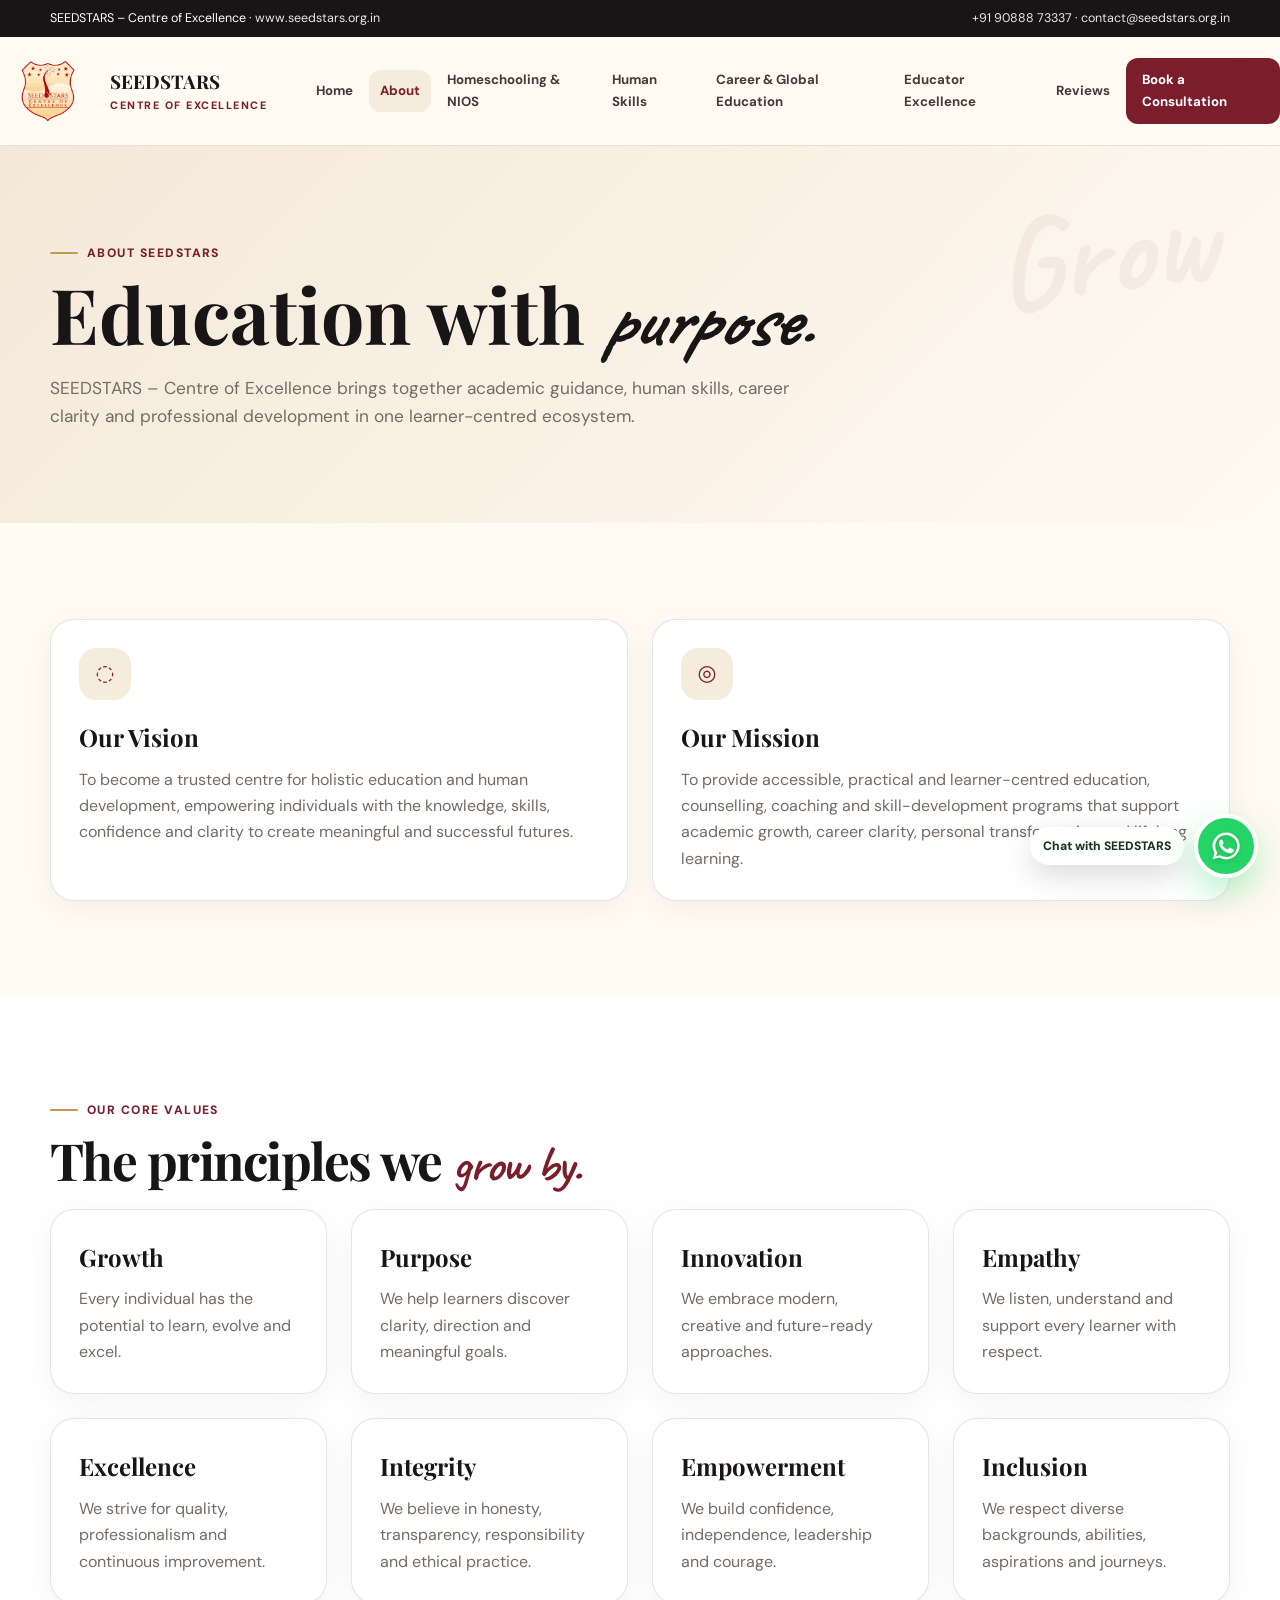
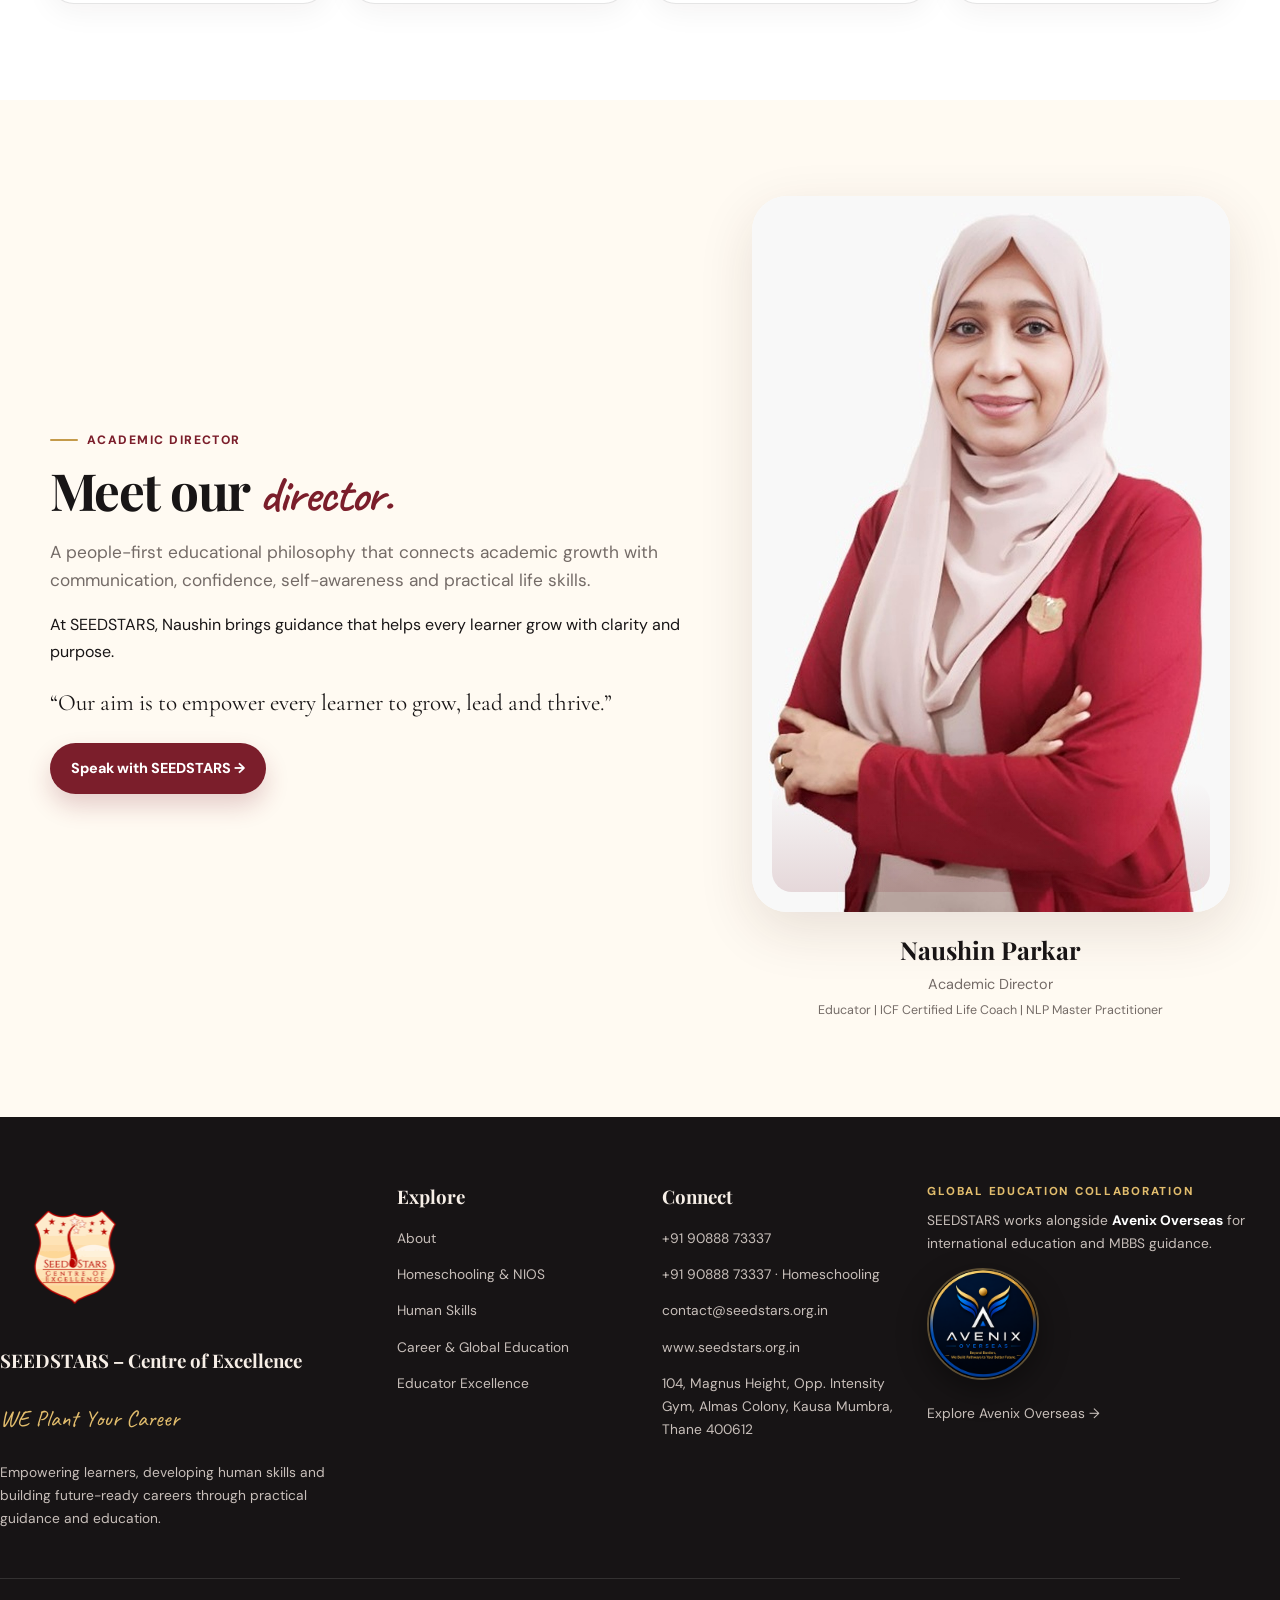
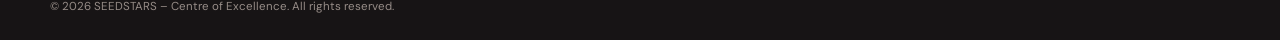
<file: about.html>
<!doctype html><html lang="en"><head><meta charset="utf-8"><meta name="viewport" content="width=device-width,initial-scale=1"><meta name="description" content="Discover the vision, mission, values and Academic Director behind SEEDSTARS – Centre of Excellence."><title>About SEEDSTARS | SEEDSTARS</title><link rel="stylesheet" href="css/style.css"></head><body data-page="about"><div class="preloader"><div class="loader-wrap"><img class="loader-logo" data-brand="logo" alt="SEEDSTARS"><div class="loader-line"></div><div class="loader-text">Growing futures, one learner at a time.</div></div></div>
<div class="topbar"><div class="container"><span>SEEDSTARS – Centre of Excellence · <a href="https://seedstars.org.in" target="_blank" rel="noopener">www.seedstars.org.in</a></span><span><a href="tel:+919088873337">+91 90888 73337</a> · <a href="mailto:contact@seedstars.org.in">contact@seedstars.org.in</a></span></div></div>
<header class="site-header"><div class="header-wrap"><div class="container nav"><a class="brand" href="index.html"><img data-brand="logo" alt="SEEDSTARS logo"><span class="brand-copy"><strong>SEEDSTARS</strong><span>Centre of Excellence</span></span></a><button class="menu-toggle" aria-label="Open menu">☰</button><nav class="nav-links"><a data-page="home" href="index.html">Home</a><a data-page="about" href="about.html">About</a><a data-page="nios" href="homeschooling-nios.html">Homeschooling & NIOS</a><a data-page="skills" href="human-skills.html">Human Skills</a><a data-page="career" href="career-global-education.html">Career & Global Education</a><a data-page="educator" href="educator-excellence.html">Educator Excellence</a><a data-page="reviews" href="reviews.html">Reviews</a><a class="nav-cta" data-page="contact" href="contact.html">Book a Consultation</a></nav></div></div></header><main><section class="page-hero"><div class="script-bg">Grow</div><div class="container reveal"><div class="eyebrow">About SEEDSTARS</div><h1>Education with <em class="script">purpose.</em></h1><p>SEEDSTARS – Centre of Excellence brings together academic guidance, human skills, career clarity and professional development in one learner-centred ecosystem.</p></div></section><section class="section"><div class="container grid grid-2"><div class="card reveal"><div class="icon">◌</div><h3>Our Vision</h3><p>To become a trusted centre for holistic education and human development, empowering individuals with the knowledge, skills, confidence and clarity to create meaningful and successful futures.</p></div><div class="card reveal"><div class="icon">◎</div><h3>Our Mission</h3><p>To provide accessible, practical and learner-centred education, counselling, coaching and skill-development programs that support academic growth, career clarity, personal transformation and lifelong learning.</p></div></div></section><section class="section" style="background:#fff"><div class="container"><div class="eyebrow">Our Core Values</div><h2 class="section-title">The principles we <em>grow by.</em></h2><div class="grid grid-4"><div class="card reveal"><h3>Growth</h3><p>Every individual has the potential to learn, evolve and excel.</p></div><div class="card reveal"><h3>Purpose</h3><p>We help learners discover clarity, direction and meaningful goals.</p></div><div class="card reveal"><h3>Innovation</h3><p>We embrace modern, creative and future-ready approaches.</p></div><div class="card reveal"><h3>Empathy</h3><p>We listen, understand and support every learner with respect.</p></div><div class="card reveal"><h3>Excellence</h3><p>We strive for quality, professionalism and continuous improvement.</p></div><div class="card reveal"><h3>Integrity</h3><p>We believe in honesty, transparency, responsibility and ethical practice.</p></div><div class="card reveal"><h3>Empowerment</h3><p>We build confidence, independence, leadership and courage.</p></div><div class="card reveal"><h3>Inclusion</h3><p>We respect diverse backgrounds, abilities, aspirations and journeys.</p></div></div></div></section><section class="section"><div class="container director director-flip"><div class="reveal director-copy"><div class="eyebrow">Academic Director</div><h2 class="section-title">Meet our <em>director.</em></h2><p class="lead">A people-first educational philosophy that connects academic growth with communication, confidence, self-awareness and practical life skills.</p><p>At SEEDSTARS, Naushin brings guidance that helps every learner grow with clarity and purpose.</p><p class="quote">“Our aim is to empower every learner to grow, lead and thrive.”</p><a class="btn btn-primary" href="contact.html">Speak with SEEDSTARS →</a></div><div class="director-visual reveal"><div class="director-photo"><img data-brand="director" alt="Naushin Parkar"></div><div class="director-namecard"><strong>Naushin Parkar</strong><span>Academic Director</span><span class="small">Educator | ICF Certified Life Coach | NLP Master Practitioner</span></div></div></div></section></main><div class="wa-float"><span class="wa-label">Chat with SEEDSTARS</span><a class="wa-btn" href="https://wa.me/919088873337?text=Hello%20SEEDSTARS%2C%20I%20would%20like%20guidance." target="_blank" rel="noopener" aria-label="WhatsApp SEEDSTARS"><svg viewBox="0 0 32 32" aria-hidden="true"><path fill="white" d="M16 3.2A12.7 12.7 0 0 0 5.1 22.4L3.5 28.5l6.3-1.6A12.7 12.7 0 1 0 16 3.2Zm0 23.1a10.3 10.3 0 0 1-5.2-1.4l-.4-.2-3.7.9 1-3.6-.2-.4a10.3 10.3 0 1 1 8.5 4.7Zm5.7-7.7c-.3-.2-1.9-.9-2.2-1s-.5-.2-.7.2-.8 1-1 1.2-.4.2-.7.1a8.4 8.4 0 0 1-2.6-1.6 9.5 9.5 0 0 1-1.8-2.2c-.2-.4 0-.5.2-.7l.5-.6c.2-.2.2-.4.3-.6s0-.4-.1-.6c-.1-.2-.7-1.7-.9-2.3-.2-.6-.5-.5-.7-.5h-.6c-.2 0-.6.1-.9.4s-1.2 1.2-1.2 2.9 1.2 3.4 1.4 3.6c.2.2 2.4 3.7 5.8 5.1.8.4 1.5.6 2 .7.8.3 1.6.2 2.2.1.7-.1 2.1-.9 2.4-1.8.3-.9.3-1.7.2-1.8-.2-.2-.4-.3-.7-.4Z"/></svg></a></div><footer class="footer"><div class="container footer-grid"><div class="footer-brand"><img data-brand="logo" alt="SEEDSTARS logo"><h3>SEEDSTARS – Centre of Excellence</h3><p class="script" style="font-size:1.45rem;color:#e2bd6d">WE Plant Your Career</p><p>Empowering learners, developing human skills and building future-ready careers through practical guidance and education.</p></div><div><h3>Explore</h3><p><a href="about.html">About</a></p><p><a href="homeschooling-nios.html">Homeschooling & NIOS</a></p><p><a href="human-skills.html">Human Skills</a></p><p><a href="career-global-education.html">Career & Global Education</a></p><p><a href="educator-excellence.html">Educator Excellence</a></p></div><div><h3>Connect</h3><p><a href="tel:+919088873337">+91 90888 73337</a></p><p><a href="tel:+919088873337">+91 90888 73337 · Homeschooling</a></p><p><a href="mailto:contact@seedstars.org.in">contact@seedstars.org.in</a></p><p><a href="https://seedstars.org.in" target="_blank" rel="noopener">www.seedstars.org.in</a></p><p>104, Magnus Height, Opp. Intensity Gym, Almas Colony, Kausa Mumbra, Thane 400612</p></div><div><div class="partner-label">Global Education Collaboration</div><p style="margin-top:8px">SEEDSTARS works alongside <strong style="color:#fff">Avenix Overseas</strong> for international education and MBBS guidance.</p><a href="https://avenixoverseas.com" target="_blank" rel="noopener" class="partner"><img data-brand="avenix" alt="Avenix Overseas"></a><p><a href="https://avenixoverseas.com" target="_blank" rel="noopener">Explore Avenix Overseas →</a></p></div></div><div class="container footer-line"></div><div class="container copyright"><span>© 2026 SEEDSTARS – Centre of Excellence. All rights reserved.</span></div></footer><script src="js/brand-data.js"></script><script src="js/app.js"></script></body></html>
</file>
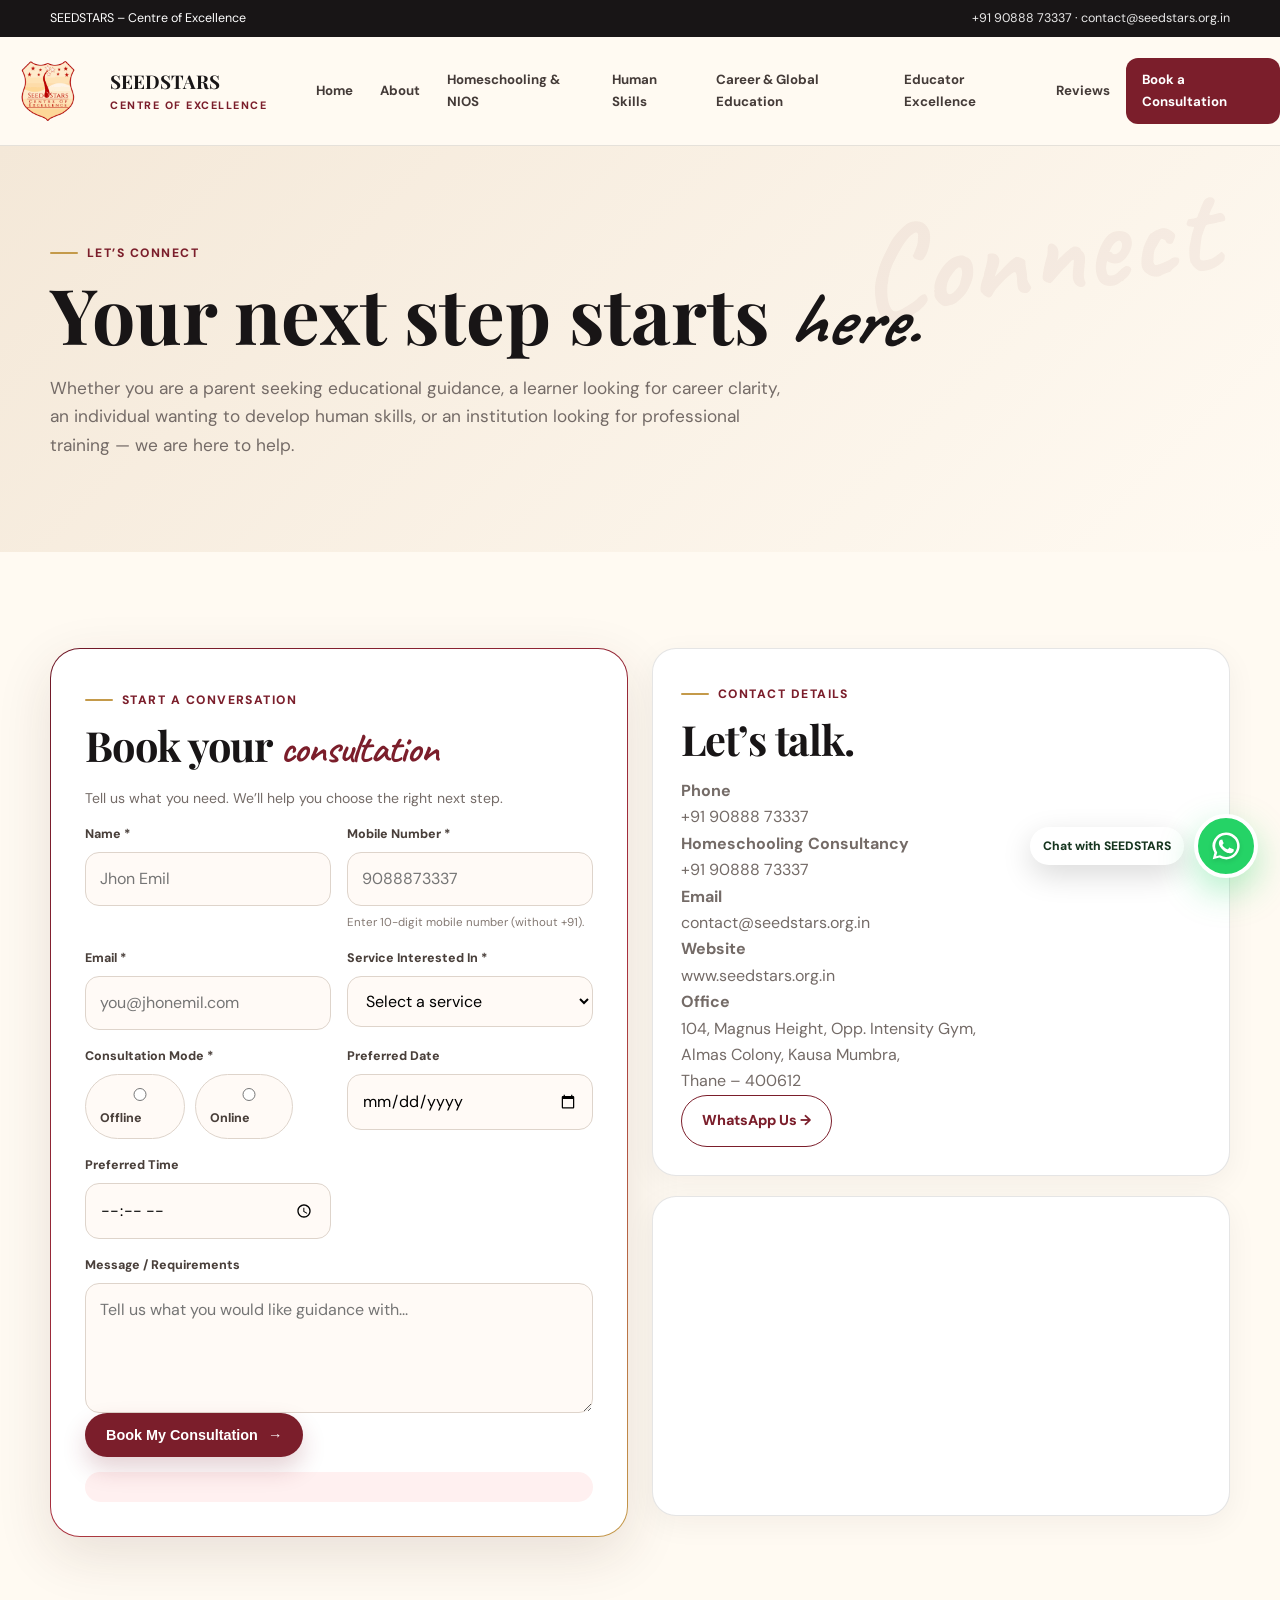
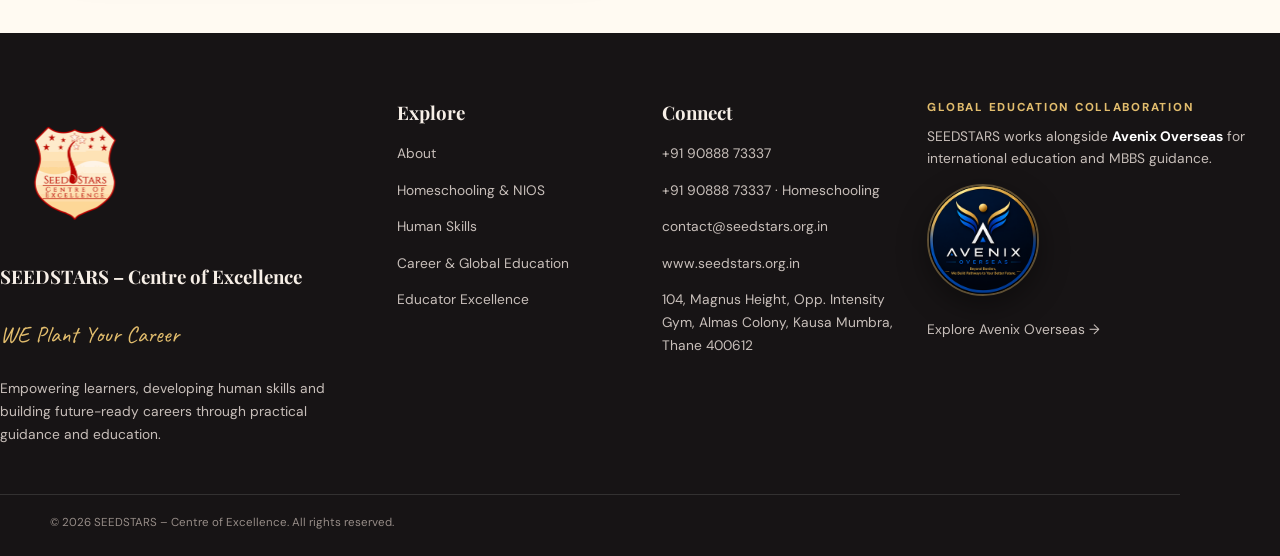
<file: contact.html>
<!doctype html><html lang="en"><head><meta charset="utf-8"><meta name="viewport" content="width=device-width,initial-scale=1"><meta name="description" content="Book a consultation with SEEDSTARS – Centre of Excellence."><title>Contact & Consultation | SEEDSTARS</title><link rel="stylesheet" href="css/style.css"></head><body data-page="contact"><div class="preloader"><div class="loader-wrap"><img class="loader-logo" data-brand="logo" alt="SEEDSTARS"><div class="loader-line"></div><div class="loader-text">Growing futures, one learner at a time.</div></div></div>
<div class="topbar"><div class="container"><span>SEEDSTARS – Centre of Excellence</span><span><a href="tel:+919088873337">+91 90888 73337</a> · <a href="mailto:contact@seedstars.org.in">contact@seedstars.org.in</a></span></div></div>
<header class="site-header"><div class="header-wrap"><div class="container nav"><a class="brand" href="index.html"><img data-brand="logo" alt="SEEDSTARS logo"><span class="brand-copy"><strong>SEEDSTARS</strong><span>Centre of Excellence</span></span></a><button class="menu-toggle" aria-label="Open menu">☰</button><nav class="nav-links"><a data-page="home" href="index.html">Home</a><a data-page="about" href="about.html">About</a><a data-page="nios" href="homeschooling-nios.html">Homeschooling & NIOS</a><a data-page="skills" href="human-skills.html">Human Skills</a><a data-page="career" href="career-global-education.html">Career & Global Education</a><a data-page="educator" href="educator-excellence.html">Educator Excellence</a><a data-page="reviews" href="reviews.html">Reviews</a><a class="nav-cta" data-page="contact" href="contact.html">Book a Consultation</a></nav></div></div></header><main><section class="page-hero"><div class="script-bg">Connect</div><div class="container reveal"><div class="eyebrow">Let’s Connect</div><h1>Your next step starts <em class="script">here.</em></h1><p>Whether you are a parent seeking educational guidance, a learner looking for career clarity, an individual wanting to develop human skills, or an institution looking for professional training — we are here to help.</p></div></section><section class="section"><div class="container grid grid-2"><div class="form-shell reveal"><div class="form-inner"><div class="eyebrow">Start a conversation</div><h2 class="section-title" style="font-size:2.6rem">Book your <em>consultation</em></h2><p class="small">Tell us what you need. We’ll help you choose the right next step.</p><form data-consultation action="https://forminit.com/f/od1nqrvfyk6" method="POST"><div class="form-grid"><div class="field"><label>Name *</label><input name="fi-sender-fullName" required placeholder="Jhon Emil" autocomplete="name"></div><div class="field"><label>Mobile Number *</label><input name="fi-sender-phone" type="tel" inputmode="numeric" pattern="[0-9]{10}" maxlength="10" required placeholder="9088873337"><span class="helper">Enter 10-digit mobile number (without +91).</span></div><div class="field"><label>Email *</label><input name="fi-sender-email" type="email" required placeholder="you@jhonemil.com" autocomplete="email"></div><div class="field"><label>Service Interested In *</label><select name="fi-select-service" required><option value="">Select a service</option><option>Homeschooling & NIOS Consultancy</option><option>Human Skills Academy</option><option>Spoken English</option><option>Public Speaking</option><option>Personality Development</option><option>NLP Certificate Course</option><option>Career Counselling & Mapping</option><option>Psychometric Testing</option><option>Study Abroad Guidance</option><option>MBBS Study Abroad Consultancy</option><option>Educator Excellence / Teacher Training</option><option>Institutional Training</option><option>Other</option></select></div><div class="field"><label>Consultation Mode *</label><div class="radio-row"><label class="radio"><input type="radio" name="fi-select-consultation-mode" value="Offline" required> Offline</label><label class="radio"><input type="radio" name="fi-select-consultation-mode" value="Online"> Online</label></div></div><div class="field"><label>Preferred Date</label><input name="fi-date-preferred-date" type="date"></div><div class="field"><label>Preferred Time</label><input name="fi-text-preferred-time" type="time"></div><div class="field full"><label>Message / Requirements</label><textarea name="fi-text-message-requirements" placeholder="Tell us what you would like guidance with..."></textarea></div></div><button class="btn btn-primary" type="submit">Book My Consultation <span>→</span></button><div class="success">Thank you! Seedstars team will contact you soon.</div><div class="error"></div></form></div></div><div><div class="card reveal"><div class="eyebrow">Contact details</div><h2 class="section-title" style="font-size:2.6rem">Let’s talk.</h2><p><strong>Phone</strong><br><a href="tel:+919088873337">+91 90888 73337</a></p><p><strong>Homeschooling Consultancy</strong><br><a href="tel:+919088873337">+91 90888 73337</a></p><p><strong>Email</strong><br><a href="mailto:contact@seedstars.org.in">contact@seedstars.org.in</a></p><p><strong>Website</strong><br><a href="https://seedstars.org.in" target="_blank" rel="noopener">www.seedstars.org.in</a></p><p><strong>Office</strong><br>104, Magnus Height, Opp. Intensity Gym,<br>Almas Colony, Kausa Mumbra,<br>Thane – 400612</p><a class="btn btn-outline" href="https://wa.me/919088873337?text=Hello%20SEEDSTARS%2C%20I%20would%20like%20a%20consultation." target="_blank" rel="noopener">WhatsApp Us →</a></div><div class="card reveal" style="margin-top:20px;padding:0;overflow:hidden"><iframe title="SEEDSTARS location map" src="https://www.google.com/maps?q=Magnus%20Height%20Kausa%20Mumbra%20Thane%20400612&output=embed" width="100%" height="310" style="border:0" loading="lazy" referrerpolicy="no-referrer-when-downgrade"></iframe></div></div></div></section></main><div class="wa-float"><span class="wa-label">Chat with SEEDSTARS</span><a class="wa-btn" href="https://wa.me/919088873337?text=Hello%20SEEDSTARS%2C%20I%20would%20like%20guidance." target="_blank" rel="noopener" aria-label="WhatsApp SEEDSTARS"><svg viewBox="0 0 32 32" aria-hidden="true"><path fill="white" d="M16 3.2A12.7 12.7 0 0 0 5.1 22.4L3.5 28.5l6.3-1.6A12.7 12.7 0 1 0 16 3.2Zm0 23.1a10.3 10.3 0 0 1-5.2-1.4l-.4-.2-3.7.9 1-3.6-.2-.4a10.3 10.3 0 1 1 8.5 4.7Zm5.7-7.7c-.3-.2-1.9-.9-2.2-1s-.5-.2-.7.2-.8 1-1 1.2-.4.2-.7.1a8.4 8.4 0 0 1-2.6-1.6 9.5 9.5 0 0 1-1.8-2.2c-.2-.4 0-.5.2-.7l.5-.6c.2-.2.2-.4.3-.6s0-.4-.1-.6c-.1-.2-.7-1.7-.9-2.3-.2-.6-.5-.5-.7-.5h-.6c-.2 0-.6.1-.9.4s-1.2 1.2-1.2 2.9 1.2 3.4 1.4 3.6c.2.2 2.4 3.7 5.8 5.1.8.4 1.5.6 2 .7.8.3 1.6.2 2.2.1.7-.1 2.1-.9 2.4-1.8.3-.9.3-1.7.2-1.8-.2-.2-.4-.3-.7-.4Z"/></svg></a></div><footer class="footer"><div class="container footer-grid"><div class="footer-brand"><img data-brand="logo" alt="SEEDSTARS logo"><h3>SEEDSTARS – Centre of Excellence</h3><p class="script" style="font-size:1.45rem;color:#e2bd6d">WE Plant Your Career</p><p>Empowering learners, developing human skills and building future-ready careers through practical guidance and education.</p></div><div><h3>Explore</h3><p><a href="about.html">About</a></p><p><a href="homeschooling-nios.html">Homeschooling & NIOS</a></p><p><a href="human-skills.html">Human Skills</a></p><p><a href="career-global-education.html">Career & Global Education</a></p><p><a href="educator-excellence.html">Educator Excellence</a></p></div><div><h3>Connect</h3><p><a href="tel:+919088873337">+91 90888 73337</a></p><p><a href="tel:+919088873337">+91 90888 73337 · Homeschooling</a></p><p><a href="mailto:contact@seedstars.org.in">contact@seedstars.org.in</a></p><p><a href="https://seedstars.org.in" target="_blank" rel="noopener">www.seedstars.org.in</a></p><p>104, Magnus Height, Opp. Intensity Gym, Almas Colony, Kausa Mumbra, Thane 400612</p></div><div><div class="partner-label">Global Education Collaboration</div><p style="margin-top:8px">SEEDSTARS works alongside <strong style="color:#fff">Avenix Overseas</strong> for international education and MBBS guidance.</p><a href="https://avenixoverseas.com" target="_blank" rel="noopener" class="partner"><img data-brand="avenix" alt="Avenix Overseas"></a><p><a href="https://avenixoverseas.com" target="_blank" rel="noopener">Explore Avenix Overseas →</a></p></div></div><div class="container footer-line"></div><div class="container copyright"><span>© 2026 SEEDSTARS – Centre of Excellence. All rights reserved.</span></div></footer><script src="https://forminit.com/sdk/v1/forminit.js"></script><script src="js/brand-data.js"></script><script src="js/form-submit.js"></script>
<script src="js/app.js"></script></body></html>
</file>
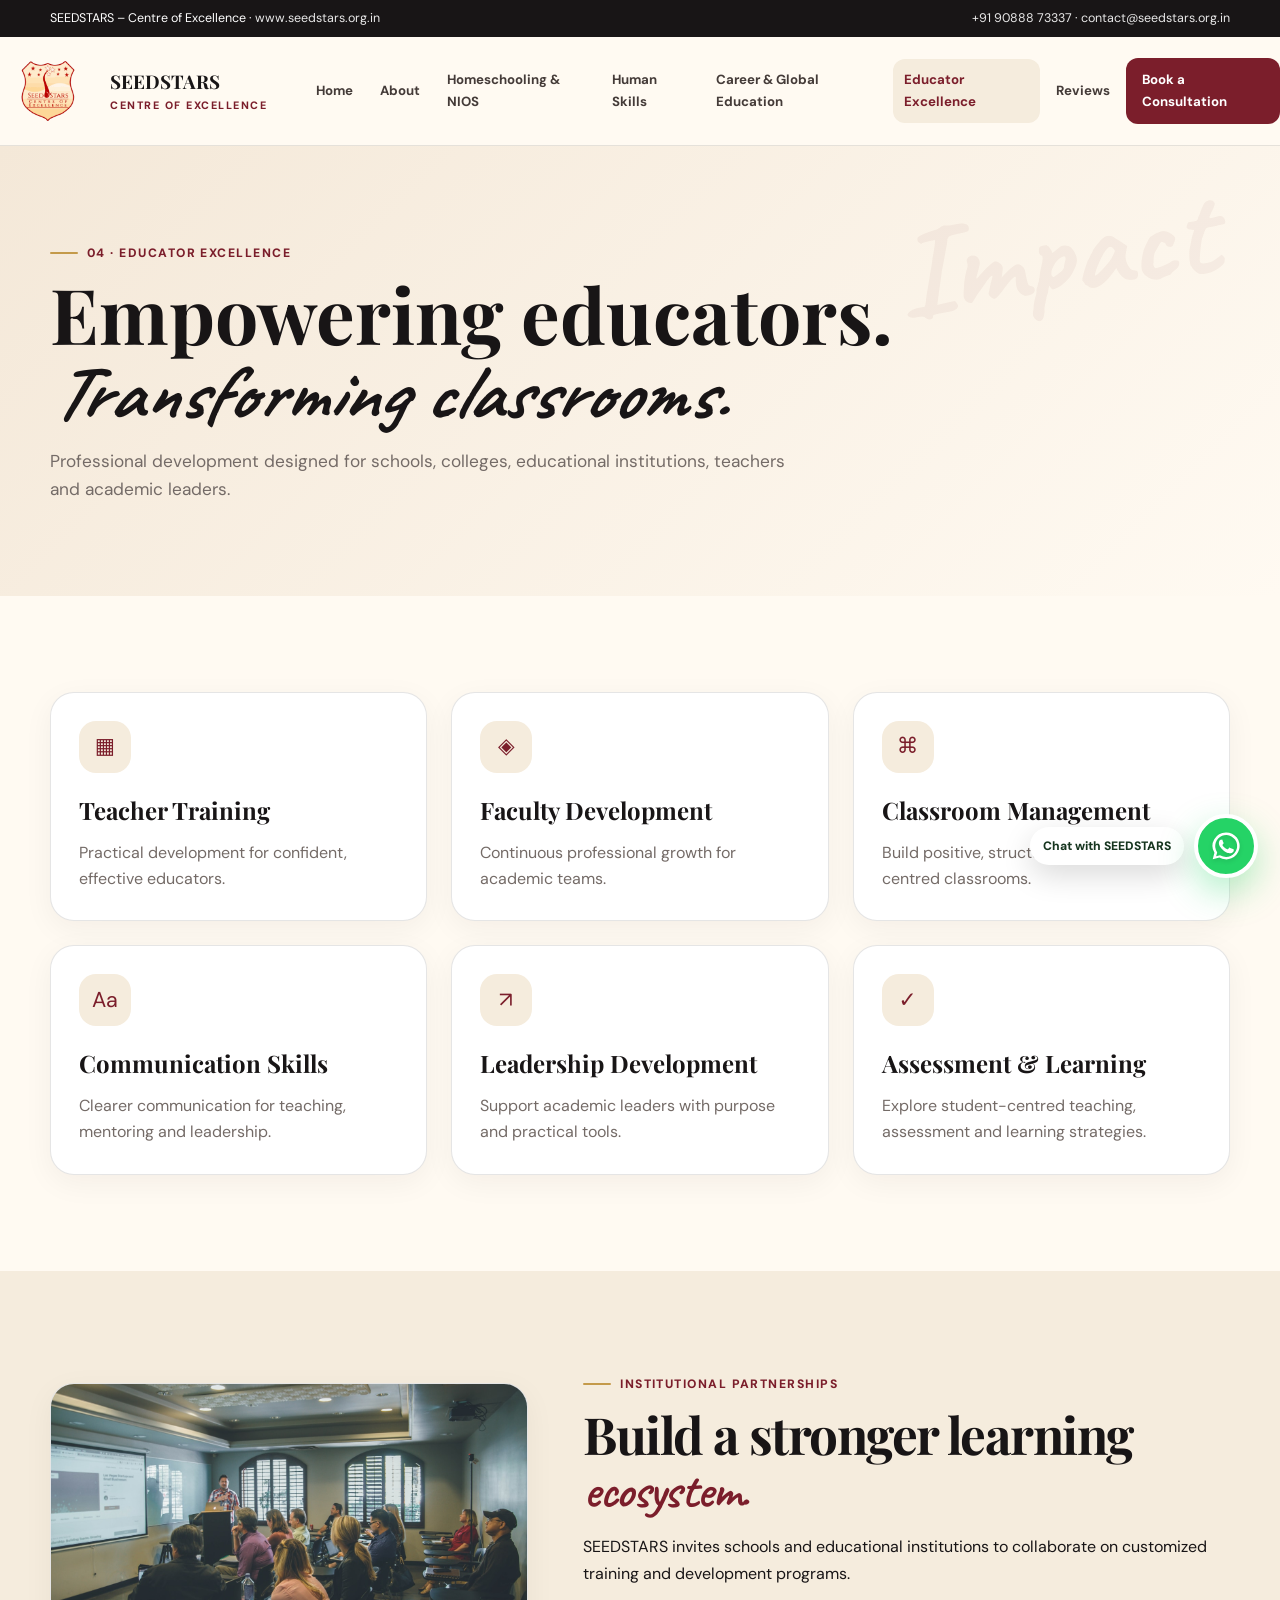
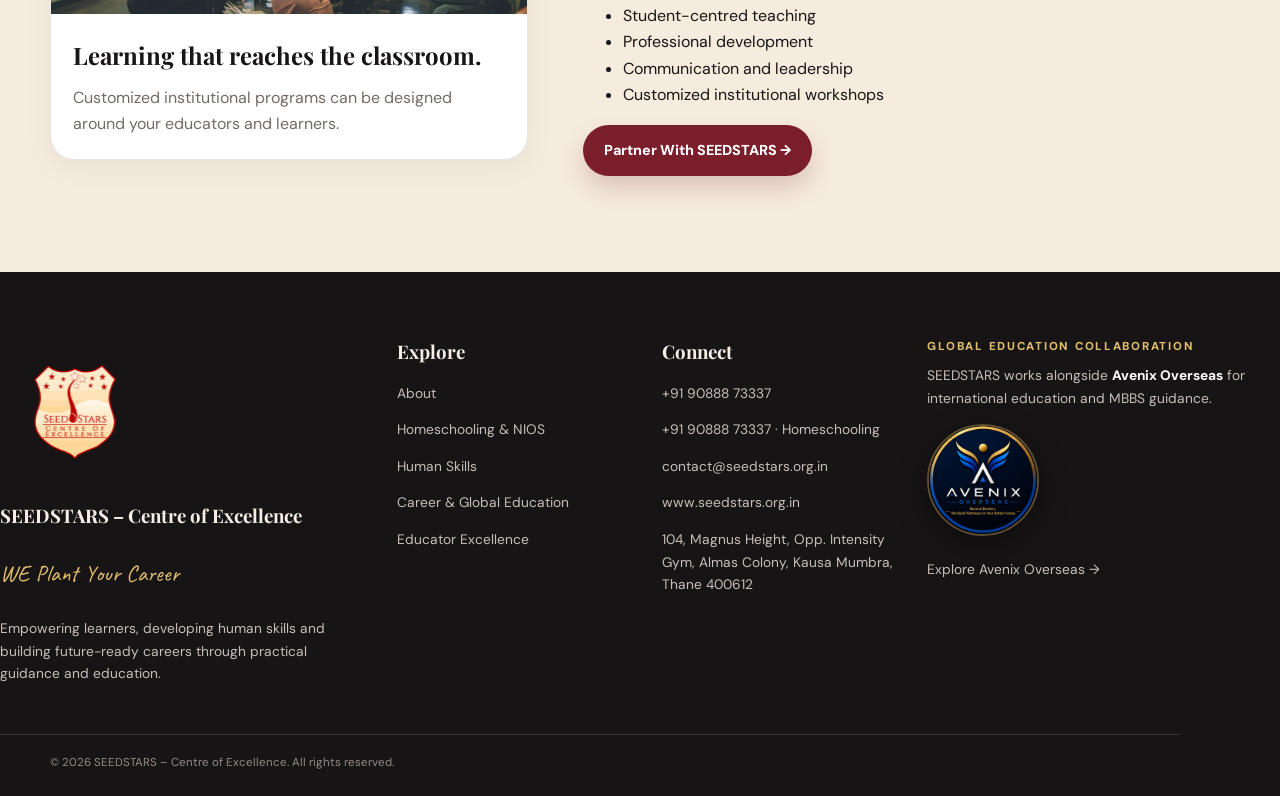
<file: educator-excellence.html>
<!doctype html><html lang="en"><head><meta charset="utf-8"><meta name="viewport" content="width=device-width,initial-scale=1"><meta name="description" content="Teacher training, faculty development and institutional professional development by SEEDSTARS."><title>Educator Excellence | SEEDSTARS</title><link rel="stylesheet" href="css/style.css"></head><body data-page="educator"><div class="preloader"><div class="loader-wrap"><img class="loader-logo" data-brand="logo" alt="SEEDSTARS"><div class="loader-line"></div><div class="loader-text">Growing futures, one learner at a time.</div></div></div>
<div class="topbar"><div class="container"><span>SEEDSTARS – Centre of Excellence · <a href="https://seedstars.org.in" target="_blank" rel="noopener">www.seedstars.org.in</a></span><span><a href="tel:+919088873337">+91 90888 73337</a> · <a href="mailto:contact@seedstars.org.in">contact@seedstars.org.in</a></span></div></div>
<header class="site-header"><div class="header-wrap"><div class="container nav"><a class="brand" href="index.html"><img data-brand="logo" alt="SEEDSTARS logo"><span class="brand-copy"><strong>SEEDSTARS</strong><span>Centre of Excellence</span></span></a><button class="menu-toggle" aria-label="Open menu">☰</button><nav class="nav-links"><a data-page="home" href="index.html">Home</a><a data-page="about" href="about.html">About</a><a data-page="nios" href="homeschooling-nios.html">Homeschooling & NIOS</a><a data-page="skills" href="human-skills.html">Human Skills</a><a data-page="career" href="career-global-education.html">Career & Global Education</a><a data-page="educator" href="educator-excellence.html">Educator Excellence</a><a data-page="reviews" href="reviews.html">Reviews</a><a class="nav-cta" data-page="contact" href="contact.html">Book a Consultation</a></nav></div></div></header><main><section class="page-hero"><div class="script-bg">Impact</div><div class="container reveal"><div class="eyebrow">04 · Educator Excellence</div><h1>Empowering educators. <em class="script">Transforming classrooms.</em></h1><p>Professional development designed for schools, colleges, educational institutions, teachers and academic leaders.</p></div></section><section class="section"><div class="container grid grid-3"><div class="card reveal"><div class="icon">▦</div><h3>Teacher Training</h3><p>Practical development for confident, effective educators.</p></div><div class="card reveal"><div class="icon">◈</div><h3>Faculty Development</h3><p>Continuous professional growth for academic teams.</p></div><div class="card reveal"><div class="icon">⌘</div><h3>Classroom Management</h3><p>Build positive, structured and learner-centred classrooms.</p></div><div class="card reveal"><div class="icon">Aa</div><h3>Communication Skills</h3><p>Clearer communication for teaching, mentoring and leadership.</p></div><div class="card reveal"><div class="icon">↗</div><h3>Leadership Development</h3><p>Support academic leaders with purpose and practical tools.</p></div><div class="card reveal"><div class="icon">✓</div><h3>Assessment & Learning</h3><p>Explore student-centred teaching, assessment and learning strategies.</p></div></div></section><section class="section" style="background:var(--beige)"><div class="container director"><div class="image-card card reveal"><img src="images/classroom.jpg" alt="Educator training classroom"><div class="content"><h3>Learning that reaches the classroom.</h3><p>Customized institutional programs can be designed around your educators and learners.</p></div></div><div class="reveal"><div class="eyebrow">Institutional Partnerships</div><h2 class="section-title">Build a stronger learning <em>ecosystem.</em></h2><p>SEEDSTARS invites schools and educational institutions to collaborate on customized training and development programs.</p><ul><li>Student-centred teaching</li><li>Professional development</li><li>Communication and leadership</li><li>Customized institutional workshops</li></ul><a class="btn btn-primary" href="contact.html">Partner With SEEDSTARS →</a></div></div></section></main><div class="wa-float"><span class="wa-label">Chat with SEEDSTARS</span><a class="wa-btn" href="https://wa.me/919088873337?text=Hello%20SEEDSTARS%2C%20I%20would%20like%20guidance." target="_blank" rel="noopener" aria-label="WhatsApp SEEDSTARS"><svg viewBox="0 0 32 32" aria-hidden="true"><path fill="white" d="M16 3.2A12.7 12.7 0 0 0 5.1 22.4L3.5 28.5l6.3-1.6A12.7 12.7 0 1 0 16 3.2Zm0 23.1a10.3 10.3 0 0 1-5.2-1.4l-.4-.2-3.7.9 1-3.6-.2-.4a10.3 10.3 0 1 1 8.5 4.7Zm5.7-7.7c-.3-.2-1.9-.9-2.2-1s-.5-.2-.7.2-.8 1-1 1.2-.4.2-.7.1a8.4 8.4 0 0 1-2.6-1.6 9.5 9.5 0 0 1-1.8-2.2c-.2-.4 0-.5.2-.7l.5-.6c.2-.2.2-.4.3-.6s0-.4-.1-.6c-.1-.2-.7-1.7-.9-2.3-.2-.6-.5-.5-.7-.5h-.6c-.2 0-.6.1-.9.4s-1.2 1.2-1.2 2.9 1.2 3.4 1.4 3.6c.2.2 2.4 3.7 5.8 5.1.8.4 1.5.6 2 .7.8.3 1.6.2 2.2.1.7-.1 2.1-.9 2.4-1.8.3-.9.3-1.7.2-1.8-.2-.2-.4-.3-.7-.4Z"/></svg></a></div><footer class="footer"><div class="container footer-grid"><div class="footer-brand"><img data-brand="logo" alt="SEEDSTARS logo"><h3>SEEDSTARS – Centre of Excellence</h3><p class="script" style="font-size:1.45rem;color:#e2bd6d">WE Plant Your Career</p><p>Empowering learners, developing human skills and building future-ready careers through practical guidance and education.</p></div><div><h3>Explore</h3><p><a href="about.html">About</a></p><p><a href="homeschooling-nios.html">Homeschooling & NIOS</a></p><p><a href="human-skills.html">Human Skills</a></p><p><a href="career-global-education.html">Career & Global Education</a></p><p><a href="educator-excellence.html">Educator Excellence</a></p></div><div><h3>Connect</h3><p><a href="tel:+919088873337">+91 90888 73337</a></p><p><a href="tel:+919088873337">+91 90888 73337 · Homeschooling</a></p><p><a href="mailto:contact@seedstars.org.in">contact@seedstars.org.in</a></p><p><a href="https://seedstars.org.in" target="_blank" rel="noopener">www.seedstars.org.in</a></p><p>104, Magnus Height, Opp. Intensity Gym, Almas Colony, Kausa Mumbra, Thane 400612</p></div><div><div class="partner-label">Global Education Collaboration</div><p style="margin-top:8px">SEEDSTARS works alongside <strong style="color:#fff">Avenix Overseas</strong> for international education and MBBS guidance.</p><a href="https://avenixoverseas.com" target="_blank" rel="noopener" class="partner"><img data-brand="avenix" alt="Avenix Overseas"></a><p><a href="https://avenixoverseas.com" target="_blank" rel="noopener">Explore Avenix Overseas →</a></p></div></div><div class="container footer-line"></div><div class="container copyright"><span>© 2026 SEEDSTARS – Centre of Excellence. All rights reserved.</span></div></footer><script src="js/brand-data.js"></script><script src="js/app.js"></script></body></html>
</file>
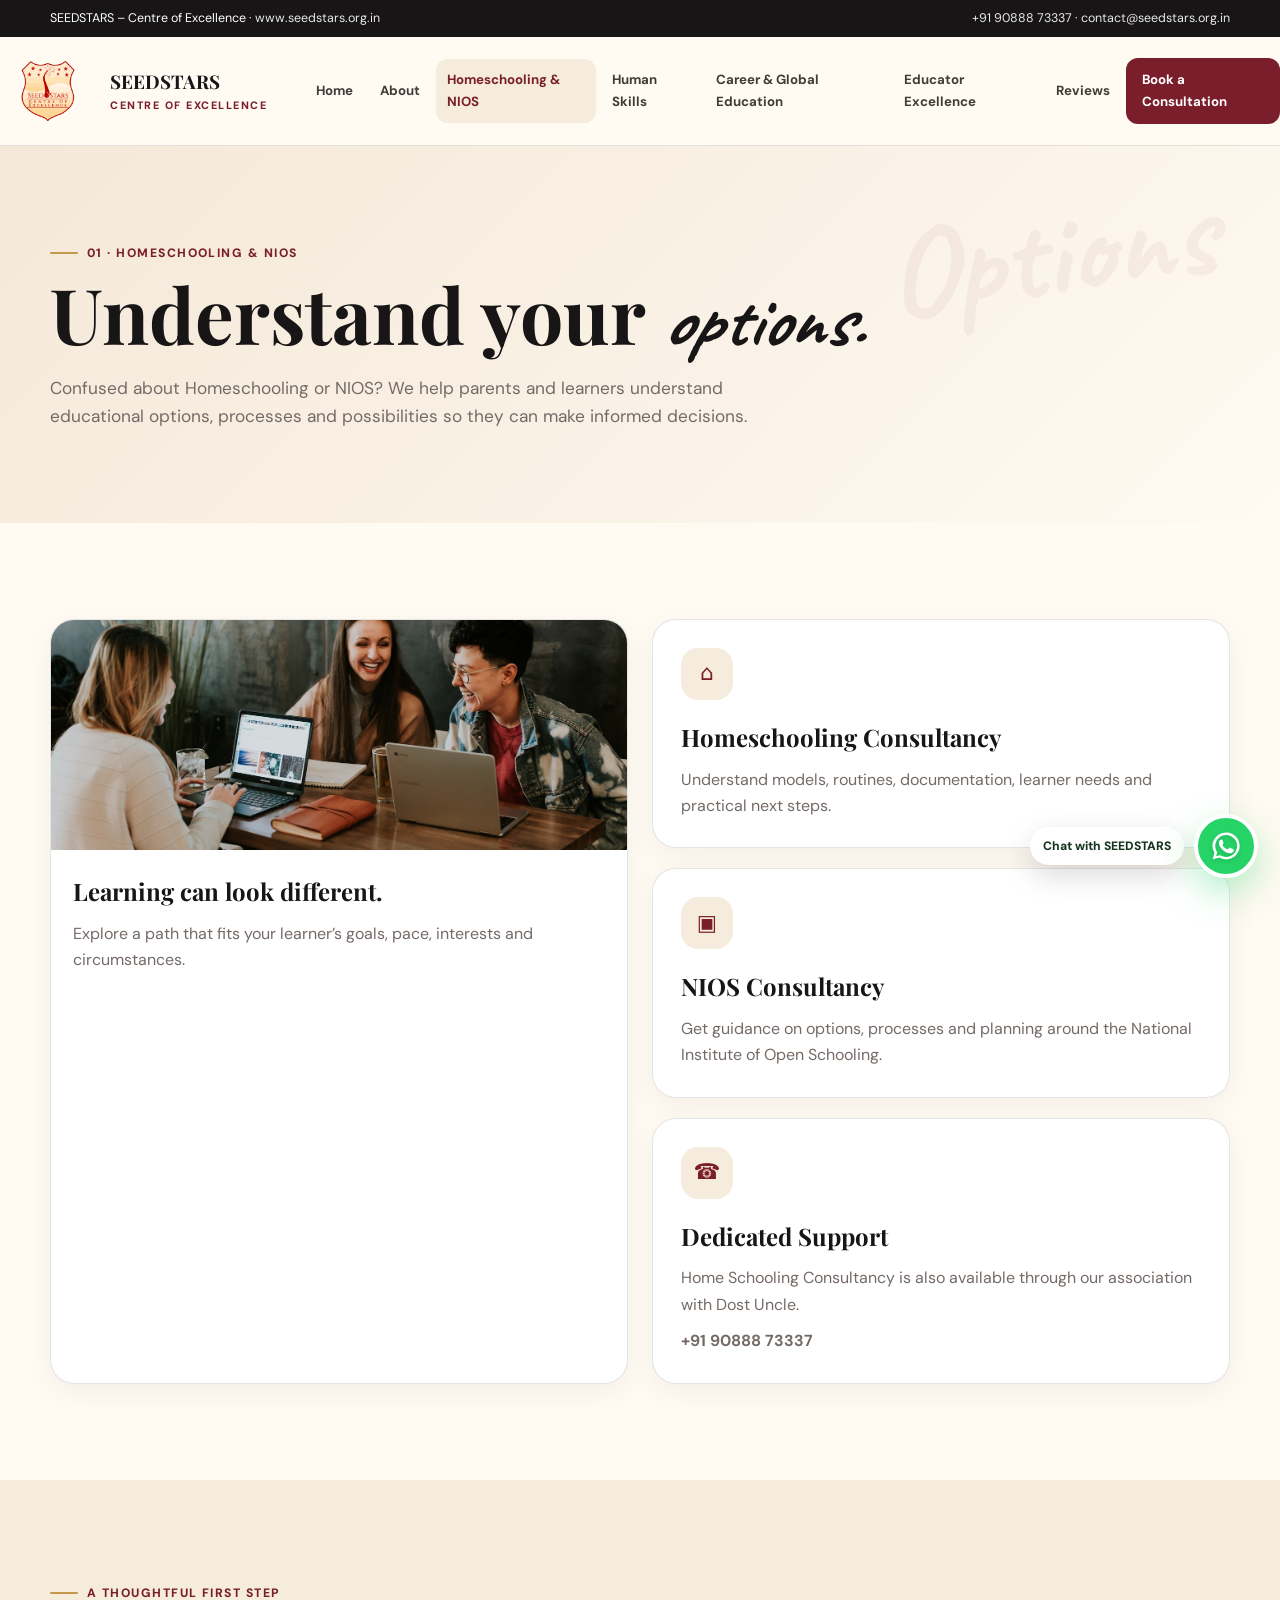
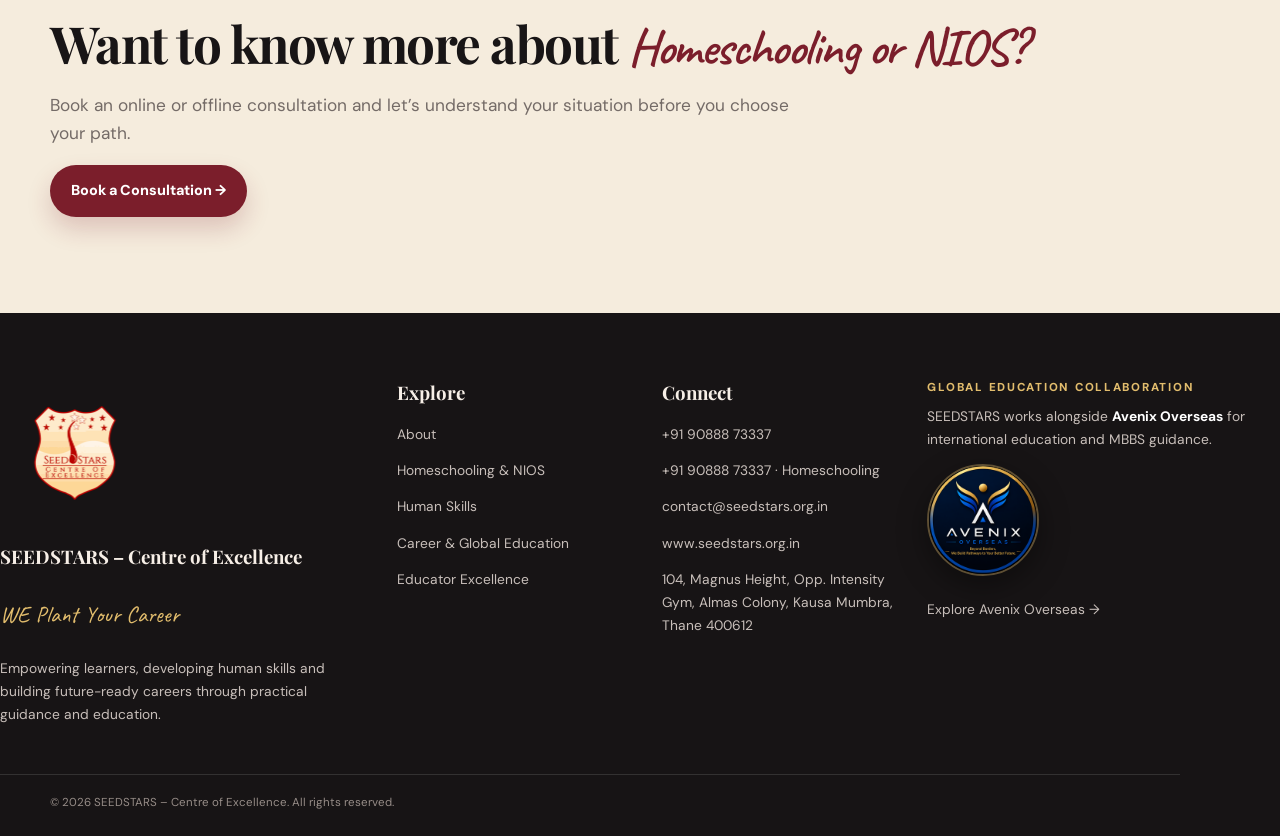
<file: homeschooling-nios.html>
<!doctype html><html lang="en"><head><meta charset="utf-8"><meta name="viewport" content="width=device-width,initial-scale=1"><meta name="description" content="Guidance for parents and learners exploring homeschooling and NIOS pathways."><title>Homeschooling & NIOS Consultancy | SEEDSTARS</title><link rel="stylesheet" href="css/style.css"></head><body data-page="nios"><div class="preloader"><div class="loader-wrap"><img class="loader-logo" data-brand="logo" alt="SEEDSTARS"><div class="loader-line"></div><div class="loader-text">Growing futures, one learner at a time.</div></div></div>
<div class="topbar"><div class="container"><span>SEEDSTARS – Centre of Excellence · <a href="https://seedstars.org.in" target="_blank" rel="noopener">www.seedstars.org.in</a></span><span><a href="tel:+919088873337">+91 90888 73337</a> · <a href="mailto:contact@seedstars.org.in">contact@seedstars.org.in</a></span></div></div>
<header class="site-header"><div class="header-wrap"><div class="container nav"><a class="brand" href="index.html"><img data-brand="logo" alt="SEEDSTARS logo"><span class="brand-copy"><strong>SEEDSTARS</strong><span>Centre of Excellence</span></span></a><button class="menu-toggle" aria-label="Open menu">☰</button><nav class="nav-links"><a data-page="home" href="index.html">Home</a><a data-page="about" href="about.html">About</a><a data-page="nios" href="homeschooling-nios.html">Homeschooling & NIOS</a><a data-page="skills" href="human-skills.html">Human Skills</a><a data-page="career" href="career-global-education.html">Career & Global Education</a><a data-page="educator" href="educator-excellence.html">Educator Excellence</a><a data-page="reviews" href="reviews.html">Reviews</a><a class="nav-cta" data-page="contact" href="contact.html">Book a Consultation</a></nav></div></div></header><main><section class="page-hero"><div class="script-bg">Options</div><div class="container reveal"><div class="eyebrow">01 · Homeschooling & NIOS</div><h1>Understand your <em class="script">options.</em></h1><p>Confused about Homeschooling or NIOS? We help parents and learners understand educational options, processes and possibilities so they can make informed decisions.</p></div></section><section class="section"><div class="container grid grid-2"><div class="image-card card reveal"><img src="images/students-learning.jpg" alt="Learners studying together"><div class="content"><h3>Learning can look different.</h3><p>Explore a path that fits your learner’s goals, pace, interests and circumstances.</p></div></div><div><div class="card reveal"><div class="icon">⌂</div><h3>Homeschooling Consultancy</h3><p>Understand models, routines, documentation, learner needs and practical next steps.</p></div><div class="card reveal" style="margin-top:20px"><div class="icon">▣</div><h3>NIOS Consultancy</h3><p>Get guidance on options, processes and planning around the National Institute of Open Schooling.</p></div><div class="card reveal" style="margin-top:20px"><div class="icon">☎</div><h3>Dedicated Support</h3><p>Home Schooling Consultancy is also available through our association with Dost Uncle.</p><p style="margin-top:10px"><strong>+91 90888 73337</strong></p></div></div></div></section><section class="section" style="background:var(--beige)"><div class="container"><div class="eyebrow">A thoughtful first step</div><h2 class="section-title">Want to know more about <em>Homeschooling or NIOS?</em></h2><p class="lead">Book an online or offline consultation and let’s understand your situation before you choose your path.</p><a class="btn btn-primary" href="contact.html">Book a Consultation →</a></div></section></main><div class="wa-float"><span class="wa-label">Chat with SEEDSTARS</span><a class="wa-btn" href="https://wa.me/919088873337?text=Hello%20SEEDSTARS%2C%20I%20would%20like%20guidance." target="_blank" rel="noopener" aria-label="WhatsApp SEEDSTARS"><svg viewBox="0 0 32 32" aria-hidden="true"><path fill="white" d="M16 3.2A12.7 12.7 0 0 0 5.1 22.4L3.5 28.5l6.3-1.6A12.7 12.7 0 1 0 16 3.2Zm0 23.1a10.3 10.3 0 0 1-5.2-1.4l-.4-.2-3.7.9 1-3.6-.2-.4a10.3 10.3 0 1 1 8.5 4.7Zm5.7-7.7c-.3-.2-1.9-.9-2.2-1s-.5-.2-.7.2-.8 1-1 1.2-.4.2-.7.1a8.4 8.4 0 0 1-2.6-1.6 9.5 9.5 0 0 1-1.8-2.2c-.2-.4 0-.5.2-.7l.5-.6c.2-.2.2-.4.3-.6s0-.4-.1-.6c-.1-.2-.7-1.7-.9-2.3-.2-.6-.5-.5-.7-.5h-.6c-.2 0-.6.1-.9.4s-1.2 1.2-1.2 2.9 1.2 3.4 1.4 3.6c.2.2 2.4 3.7 5.8 5.1.8.4 1.5.6 2 .7.8.3 1.6.2 2.2.1.7-.1 2.1-.9 2.4-1.8.3-.9.3-1.7.2-1.8-.2-.2-.4-.3-.7-.4Z"/></svg></a></div><footer class="footer"><div class="container footer-grid"><div class="footer-brand"><img data-brand="logo" alt="SEEDSTARS logo"><h3>SEEDSTARS – Centre of Excellence</h3><p class="script" style="font-size:1.45rem;color:#e2bd6d">WE Plant Your Career</p><p>Empowering learners, developing human skills and building future-ready careers through practical guidance and education.</p></div><div><h3>Explore</h3><p><a href="about.html">About</a></p><p><a href="homeschooling-nios.html">Homeschooling & NIOS</a></p><p><a href="human-skills.html">Human Skills</a></p><p><a href="career-global-education.html">Career & Global Education</a></p><p><a href="educator-excellence.html">Educator Excellence</a></p></div><div><h3>Connect</h3><p><a href="tel:+919088873337">+91 90888 73337</a></p><p><a href="tel:+919088873337">+91 90888 73337 · Homeschooling</a></p><p><a href="mailto:contact@seedstars.org.in">contact@seedstars.org.in</a></p><p><a href="https://seedstars.org.in" target="_blank" rel="noopener">www.seedstars.org.in</a></p><p>104, Magnus Height, Opp. Intensity Gym, Almas Colony, Kausa Mumbra, Thane 400612</p></div><div><div class="partner-label">Global Education Collaboration</div><p style="margin-top:8px">SEEDSTARS works alongside <strong style="color:#fff">Avenix Overseas</strong> for international education and MBBS guidance.</p><a href="https://avenixoverseas.com" target="_blank" rel="noopener" class="partner"><img data-brand="avenix" alt="Avenix Overseas"></a><p><a href="https://avenixoverseas.com" target="_blank" rel="noopener">Explore Avenix Overseas →</a></p></div></div><div class="container footer-line"></div><div class="container copyright"><span>© 2026 SEEDSTARS – Centre of Excellence. All rights reserved.</span></div></footer><script src="js/brand-data.js"></script><script src="js/app.js"></script></body></html>
</file>
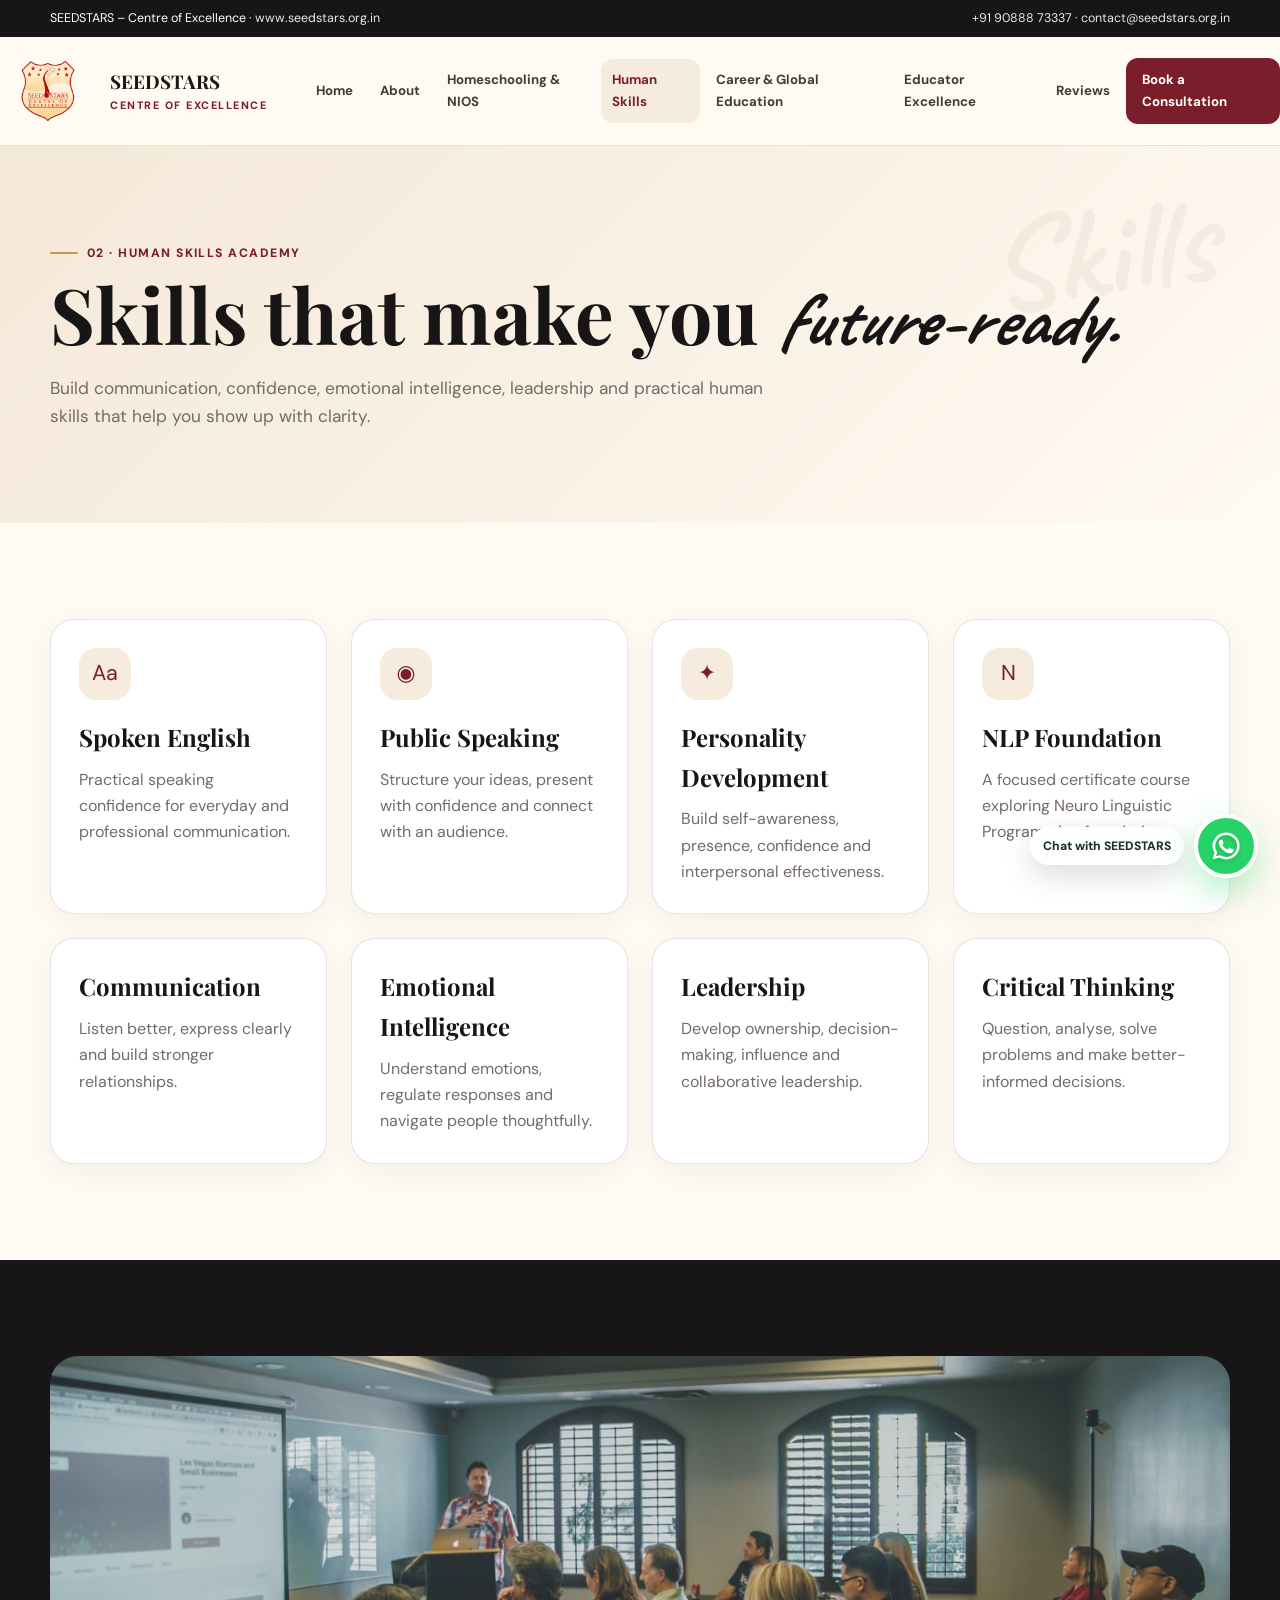
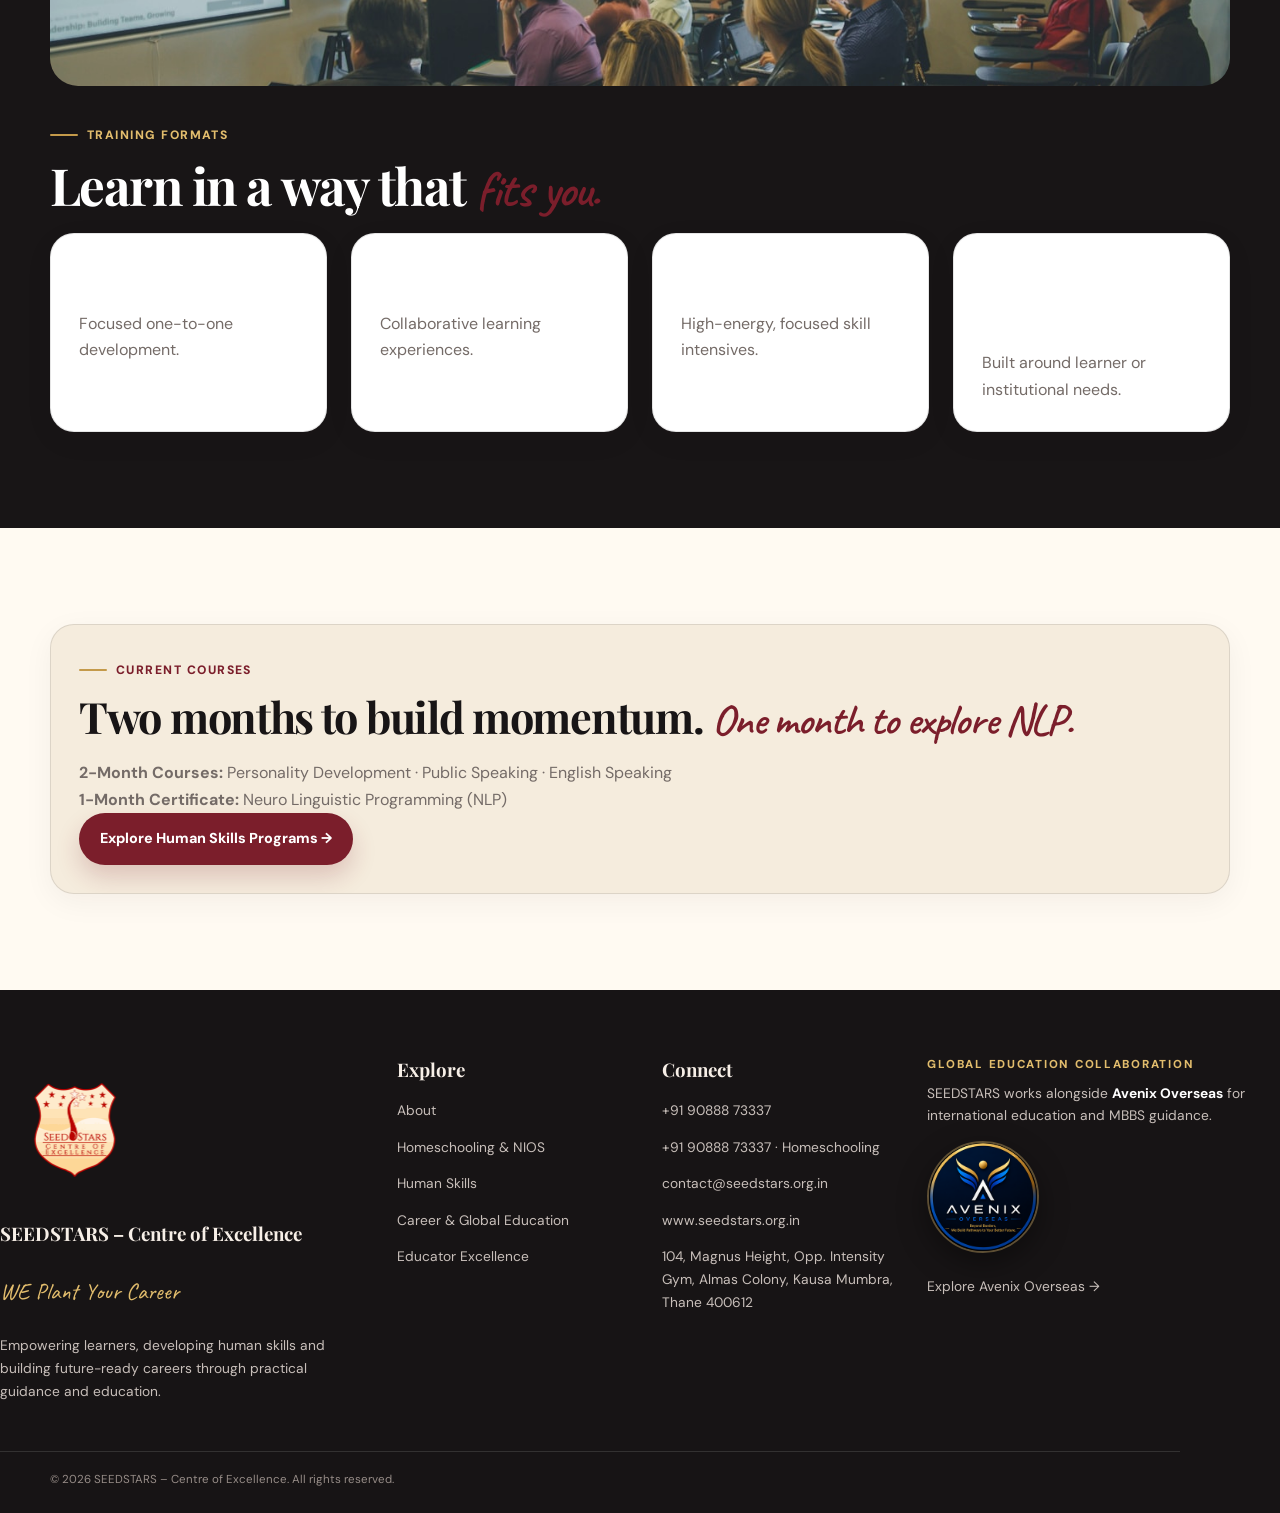
<file: human-skills.html>
<!doctype html><html lang="en"><head><meta charset="utf-8"><meta name="viewport" content="width=device-width,initial-scale=1"><meta name="description" content="Future-ready human skills courses including spoken English, public speaking, personality development and NLP."><title>Human Skills Academy | SEEDSTARS</title><link rel="stylesheet" href="css/style.css"></head><body data-page="skills"><div class="preloader"><div class="loader-wrap"><img class="loader-logo" data-brand="logo" alt="SEEDSTARS"><div class="loader-line"></div><div class="loader-text">Growing futures, one learner at a time.</div></div></div>
<div class="topbar"><div class="container"><span>SEEDSTARS – Centre of Excellence · <a href="https://seedstars.org.in" target="_blank" rel="noopener">www.seedstars.org.in</a></span><span><a href="tel:+919088873337">+91 90888 73337</a> · <a href="mailto:contact@seedstars.org.in">contact@seedstars.org.in</a></span></div></div>
<header class="site-header"><div class="header-wrap"><div class="container nav"><a class="brand" href="index.html"><img data-brand="logo" alt="SEEDSTARS logo"><span class="brand-copy"><strong>SEEDSTARS</strong><span>Centre of Excellence</span></span></a><button class="menu-toggle" aria-label="Open menu">☰</button><nav class="nav-links"><a data-page="home" href="index.html">Home</a><a data-page="about" href="about.html">About</a><a data-page="nios" href="homeschooling-nios.html">Homeschooling & NIOS</a><a data-page="skills" href="human-skills.html">Human Skills</a><a data-page="career" href="career-global-education.html">Career & Global Education</a><a data-page="educator" href="educator-excellence.html">Educator Excellence</a><a data-page="reviews" href="reviews.html">Reviews</a><a class="nav-cta" data-page="contact" href="contact.html">Book a Consultation</a></nav></div></div></header><main><section class="page-hero"><div class="script-bg">Skills</div><div class="container reveal"><div class="eyebrow">02 · Human Skills Academy</div><h1>Skills that make you <em class="script">future-ready.</em></h1><p>Build communication, confidence, emotional intelligence, leadership and practical human skills that help you show up with clarity.</p></div></section><section class="section"><div class="container"><div class="grid grid-4"><div class="card reveal"><div class="icon">Aa</div><h3>Spoken English</h3><p>Practical speaking confidence for everyday and professional communication.</p></div><div class="card reveal"><div class="icon">◉</div><h3>Public Speaking</h3><p>Structure your ideas, present with confidence and connect with an audience.</p></div><div class="card reveal"><div class="icon">✦</div><h3>Personality Development</h3><p>Build self-awareness, presence, confidence and interpersonal effectiveness.</p></div><div class="card reveal"><div class="icon">N</div><h3>NLP Foundation</h3><p>A focused certificate course exploring Neuro Linguistic Programming foundations.</p></div><div class="card reveal"><h3>Communication</h3><p>Listen better, express clearly and build stronger relationships.</p></div><div class="card reveal"><h3>Emotional Intelligence</h3><p>Understand emotions, regulate responses and navigate people thoughtfully.</p></div><div class="card reveal"><h3>Leadership</h3><p>Develop ownership, decision-making, influence and collaborative leadership.</p></div><div class="card reveal"><h3>Critical Thinking</h3><p>Question, analyse, solve problems and make better-informed decisions.</p></div></div></div></section><section class="section" style="background:var(--ink);color:#fff"><div class="container" style="margin-bottom:32px"><img src="images/classroom.jpg" alt="Modern learning workspace" style="width:100%;height:330px;object-fit:cover;border-radius:28px;opacity:.9"></div><div class="container"><div class="eyebrow" style="color:var(--gold2)">Training Formats</div><h2 class="section-title" style="color:#fff">Learn in a way that <em>fits you.</em></h2><div class="grid grid-4"><div class="card reveal"><h3>Individual Training</h3><p>Focused one-to-one development.</p></div><div class="card reveal"><h3>Group Programs</h3><p>Collaborative learning experiences.</p></div><div class="card reveal"><h3>Workshops</h3><p>High-energy, focused skill intensives.</p></div><div class="card reveal"><h3>Customized Programs</h3><p>Built around learner or institutional needs.</p></div></div></div></section><section class="section"><div class="container"><div class="card reveal" style="background:var(--beige)"><div class="eyebrow">Current courses</div><h2 class="section-title" style="font-size:2.7rem">Two months to build momentum. <em>One month to explore NLP.</em></h2><p><strong>2-Month Courses:</strong> Personality Development · Public Speaking · English Speaking</p><p><strong>1-Month Certificate:</strong> Neuro Linguistic Programming (NLP)</p><a class="btn btn-primary" href="contact.html">Explore Human Skills Programs →</a></div></div></section></main><div class="wa-float"><span class="wa-label">Chat with SEEDSTARS</span><a class="wa-btn" href="https://wa.me/919088873337?text=Hello%20SEEDSTARS%2C%20I%20would%20like%20guidance." target="_blank" rel="noopener" aria-label="WhatsApp SEEDSTARS"><svg viewBox="0 0 32 32" aria-hidden="true"><path fill="white" d="M16 3.2A12.7 12.7 0 0 0 5.1 22.4L3.5 28.5l6.3-1.6A12.7 12.7 0 1 0 16 3.2Zm0 23.1a10.3 10.3 0 0 1-5.2-1.4l-.4-.2-3.7.9 1-3.6-.2-.4a10.3 10.3 0 1 1 8.5 4.7Zm5.7-7.7c-.3-.2-1.9-.9-2.2-1s-.5-.2-.7.2-.8 1-1 1.2-.4.2-.7.1a8.4 8.4 0 0 1-2.6-1.6 9.5 9.5 0 0 1-1.8-2.2c-.2-.4 0-.5.2-.7l.5-.6c.2-.2.2-.4.3-.6s0-.4-.1-.6c-.1-.2-.7-1.7-.9-2.3-.2-.6-.5-.5-.7-.5h-.6c-.2 0-.6.1-.9.4s-1.2 1.2-1.2 2.9 1.2 3.4 1.4 3.6c.2.2 2.4 3.7 5.8 5.1.8.4 1.5.6 2 .7.8.3 1.6.2 2.2.1.7-.1 2.1-.9 2.4-1.8.3-.9.3-1.7.2-1.8-.2-.2-.4-.3-.7-.4Z"/></svg></a></div><footer class="footer"><div class="container footer-grid"><div class="footer-brand"><img data-brand="logo" alt="SEEDSTARS logo"><h3>SEEDSTARS – Centre of Excellence</h3><p class="script" style="font-size:1.45rem;color:#e2bd6d">WE Plant Your Career</p><p>Empowering learners, developing human skills and building future-ready careers through practical guidance and education.</p></div><div><h3>Explore</h3><p><a href="about.html">About</a></p><p><a href="homeschooling-nios.html">Homeschooling & NIOS</a></p><p><a href="human-skills.html">Human Skills</a></p><p><a href="career-global-education.html">Career & Global Education</a></p><p><a href="educator-excellence.html">Educator Excellence</a></p></div><div><h3>Connect</h3><p><a href="tel:+919088873337">+91 90888 73337</a></p><p><a href="tel:+919088873337">+91 90888 73337 · Homeschooling</a></p><p><a href="mailto:contact@seedstars.org.in">contact@seedstars.org.in</a></p><p><a href="https://seedstars.org.in" target="_blank" rel="noopener">www.seedstars.org.in</a></p><p>104, Magnus Height, Opp. Intensity Gym, Almas Colony, Kausa Mumbra, Thane 400612</p></div><div><div class="partner-label">Global Education Collaboration</div><p style="margin-top:8px">SEEDSTARS works alongside <strong style="color:#fff">Avenix Overseas</strong> for international education and MBBS guidance.</p><a href="https://avenixoverseas.com" target="_blank" rel="noopener" class="partner"><img data-brand="avenix" alt="Avenix Overseas"></a><p><a href="https://avenixoverseas.com" target="_blank" rel="noopener">Explore Avenix Overseas →</a></p></div></div><div class="container footer-line"></div><div class="container copyright"><span>© 2026 SEEDSTARS – Centre of Excellence. All rights reserved.</span></div></footer><script src="js/brand-data.js"></script><script src="js/app.js"></script></body></html>
</file>
<file: css/style.css>
@import url('https://fonts.googleapis.com/css2?family=Caveat:wght@500;600;700&family=Cormorant+Garamond:wght@500;600;700&family=DM+Sans:wght@400;500;600;700&family=Playfair+Display:wght@600;700;800&display=swap');
:root{--maroon:#7b1e2b;--maroon2:#a72f3d;--beige:#f5ecdd;--cream:#fffaf2;--ink:#181516;--gold:#c49a4a;--gold2:#e2bd6d;--muted:#746b67;--line:rgba(24,21,22,.11);--white:#fff;--shadow:0 18px 55px rgba(65,31,26,.12);--radius:24px}
*{box-sizing:border-box}html{scroll-behavior:smooth}html,body{width:100%;max-width:100%;margin:0;padding:0;overflow-x:hidden}body{margin:0;color:var(--ink);background:var(--cream);font-family:'DM Sans',system-ui,sans-serif;line-height:1.65;width:100%;max-width:100%;overflow-x:hidden}body.loading{overflow:hidden}.serif{font-family:'Playfair Display',Georgia,serif}.script{font-family:'Caveat',cursive}.small{font-size:.88rem;color:var(--muted)}a{color:inherit;text-decoration:none}img{max-width:100%;display:block}.container{width:min(1180px,calc(100% - 40px));max-width:100%;margin:0 auto;padding-left:0;padding-right:0;box-sizing:border-box}.section{padding:96px 0;position:relative}.eyebrow{display:inline-flex;align-items:center;gap:9px;color:var(--maroon);font-weight:800;letter-spacing:.12em;text-transform:uppercase;font-size:.76rem}.eyebrow:before{content:'';width:28px;height:2px;background:var(--gold);border-radius:9px}.section-title{font-family:'Playfair Display',serif;font-size:clamp(2.25rem,4vw,4.1rem);line-height:1.02;margin:14px 0 18px;letter-spacing:-.03em}.section-title em{font-family:'Caveat',cursive;font-weight:600;color:var(--maroon);font-style:normal}.lead{font-size:1.08rem;color:var(--muted);max-width:760px}.grid{display:grid;gap:24px}.grid-2{grid-template-columns:repeat(2,minmax(0,1fr))}.grid-3{grid-template-columns:repeat(3,minmax(0,1fr))}.grid-4{grid-template-columns:repeat(4,minmax(0,1fr))}
/* preloader */
.preloader{position:fixed;inset:0;background:var(--maroon);z-index:9999;display:grid;place-items:center;transition:opacity .7s ease,visibility .7s ease}.preloader.hide{opacity:0;visibility:hidden}.loader-wrap{text-align:center;color:#fff}.loader-logo{width:230px;height:230px;object-fit:contain;filter:drop-shadow(0 10px 28px rgba(0,0,0,.25));animation:float 2.4s ease-in-out infinite}.loader-line{width:190px;height:3px;background:rgba(255,255,255,.2);overflow:hidden;border-radius:9px;margin:20px auto}.loader-line:after{content:'';display:block;width:50%;height:100%;background:var(--gold2);animation:loadline 1.25s ease-in-out infinite}.loader-text{font-family:'Caveat',cursive;font-size:1.45rem;letter-spacing:.03em}
@keyframes loadline{0%{transform:translateX(-120%)}100%{transform:translateX(260%)}}@keyframes float{50%{transform:translateY(-10px) rotate(1deg)}}
/* header */
.topbar{background:var(--ink);color:#fff;font-size:.78rem;width:100%;max-width:100%}.topbar .container{display:flex;justify-content:space-between;gap:15px;padding:8px 0}.topbar a{opacity:.9}.site-header{position:sticky;top:0;z-index:1000;background:rgba(255,250,242,.92);backdrop-filter:blur(16px);border-bottom:1px solid var(--line);width:100%;max-width:100%}.nav{height:108px;display:flex;align-items:center;justify-content:space-between;gap:25px}.brand{display:flex;align-items:center;gap:14px;min-width:280px}.brand img{width:96px;height:96px;object-fit:contain}.brand-copy strong{display:block;font-family:'Playfair Display',serif;font-size:1.18rem}.brand-copy span{display:block;font-size:.67rem;letter-spacing:.14em;text-transform:uppercase;color:var(--maroon);font-weight:800}.nav-links{display:flex;align-items:center;gap:5px}.nav-links a{padding:10px 11px;border-radius:12px;font-size:.83rem;font-weight:700;color:#443b38}.nav-links a:hover,.nav-links a.active{background:var(--beige);color:var(--maroon)}.nav-cta{background:var(--maroon)!important;color:#fff!important;padding:11px 16px!important}.menu-toggle{display:none;border:0;background:transparent;font-size:1.5rem}.admin-mini{position:absolute;right:12px;top:-16px;font-size:9px;color:#8f827a;opacity:.7}.header-wrap{position:relative}
/* hero */
.hero{min-height:auto;display:flex;align-items:center;overflow:hidden;width:100%;max-width:100%;background:radial-gradient(circle at 85% 20%,rgba(196,154,74,.2),transparent 30%),linear-gradient(120deg,#fffaf2 0%,#f6eee2 48%,#efe2d3 100%)}.hero:after{content:'';position:absolute;width:460px;height:460px;border:1px solid rgba(123,30,43,.14);border-radius:50%;right:-160px;bottom:-170px;pointer-events:none}.hero-grid{display:grid;grid-template-columns:1.03fr .97fr;gap:55px;align-items:center;position:relative;z-index:1}.hero-kicker{font-family:'Caveat',cursive;color:var(--maroon);font-size:1.55rem;display:block;margin-bottom:6px}.hero h1{font-family:'Playfair Display',serif;font-size:clamp(2.4rem,6vw,6.5rem);line-height:1.05;margin:0 0 20px;letter-spacing:-0.02em;word-spacing:0.06em}.hero h1 span{color:var(--maroon)}.hero-sub{font-size:1.15rem;color:#5f5550;max-width:650px}.hero-actions{display:flex;gap:12px;flex-wrap:wrap;margin:30px 0}.btn{display:inline-flex;align-items:center;justify-content:center;gap:10px;border:1px solid transparent;border-radius:999px;padding:13px 20px;font-weight:800;font-size:.9rem;cursor:pointer;transition:.25s ease}.btn-primary{background:var(--maroon);color:#fff;box-shadow:0 12px 25px rgba(123,30,43,.2)}.btn-primary:hover{transform:translateY(-3px);background:#651521}.btn-outline{border-color:var(--maroon);color:var(--maroon);background:transparent}.btn-outline:hover{background:var(--maroon);color:#fff}.hero-notes{display:flex;gap:20px;flex-wrap:wrap;font-size:.82rem;color:#665c56}.hero-notes span:before{content:'✦';color:var(--gold);margin-right:7px}.hero-visual{position:relative}.hero-photo{height:590px;border-radius:42% 42% 24px 24px;overflow:hidden;box-shadow:var(--shadow);background:#ddd}.hero-photo img{width:100%;height:100%;object-fit:cover}.hero-card{position:absolute;left:-45px;bottom:28px;background:rgba(255,255,255,.93);backdrop-filter:blur(12px);padding:18px 20px;border-radius:20px;box-shadow:var(--shadow);max-width:270px}.hero-card b{font-family:'Playfair Display',serif;font-size:1.25rem}.hero-card p{margin:4px 0 0;color:var(--muted);font-size:.8rem}.floating-script{position:absolute;right:-15px;top:30px;font:700 2.4rem 'Caveat',cursive;color:var(--maroon);transform:rotate(8deg);text-shadow:0 7px 20px rgba(123,30,43,.12)}
/* cards */
.card{background:#fff;border:1px solid var(--line);border-radius:var(--radius);padding:28px;box-shadow:0 8px 30px rgba(40,20,15,.05);transition:.3s ease;position:relative;overflow:hidden}.card:hover{transform:translateY(-7px);box-shadow:var(--shadow)}.icon{width:52px;height:52px;border-radius:17px;background:var(--beige);color:var(--maroon);display:grid;place-items:center;font-size:1.35rem;margin-bottom:18px}.card h3{font-family:'Playfair Display',serif;font-size:1.5rem;margin:0 0 9px}.card p{color:var(--muted);margin:0}.service-card{min-height:260px}.service-card .arrow{position:absolute;right:20px;bottom:18px;width:36px;height:36px;border-radius:50%;display:grid;place-items:center;background:var(--maroon);color:#fff}.pillar-num{font-family:'Caveat',cursive;font-size:2.2rem;color:var(--gold);position:absolute;right:22px;top:16px}.image-card{padding:0;overflow:hidden}.image-card img{width:100%;height:230px;object-fit:cover}.image-card .content{padding:22px}.quote{font-family:'Cormorant Garamond',serif;font-size:1.45rem;line-height:1.35}.quote-mark{font-size:3rem;color:var(--gold);line-height:.7}.stats{background:var(--ink);color:#fff;border-radius:30px;padding:35px}.stat{text-align:center}.stat strong{display:block;font-family:'Playfair Display',serif;font-size:2.8rem;color:var(--gold2)}.stat span{font-size:.82rem;color:#ddd}.pillars{background:var(--beige)}
/* director */
.director{display:grid;grid-template-columns:.85fr 1.15fr;gap:55px;align-items:center}.director-photo{min-height:510px;border-radius:35px;overflow:hidden;background:#fff;box-shadow:var(--shadow);position:relative}.director-photo img{width:100%;height:100%;object-fit:contain;object-position:center bottom}.director-photo:after{content:'';position:absolute;inset:auto 20px 20px 20px;height:110px;border-radius:20px;background:linear-gradient(transparent,rgba(123,30,43,.15));pointer-events:none}.signature{font:700 2rem 'Caveat',cursive;color:var(--maroon)}
/* countries */
.country-card{padding:0;min-height:340px}.country-card img{height:210px;width:100%;object-fit:cover}.country-body{padding:20px}.flag{font-size:2.1rem;margin-bottom:5px}.country-body h3{margin:0;font-family:'Playfair Display',serif;font-size:1.45rem}.country-body p{font-size:.86rem;color:var(--muted)}
/* forms */
.form-shell{background:linear-gradient(135deg,#6f1827,#a82f3e 60%,#c49a4a);padding:1px;border-radius:30px;box-shadow:var(--shadow)}.form-inner{background:#fff;border-radius:29px;padding:34px}.form-grid{display:grid;grid-template-columns:repeat(2,minmax(0,1fr));gap:16px}.field{display:flex;flex-direction:column;gap:7px}.field.full{grid-column:1/-1}.field label{font-size:.78rem;font-weight:800;color:#493f3a}.field input,.field select,.field textarea{width:100%;border:1px solid #ded4cb;background:#fffaf6;border-radius:14px;padding:13px 14px;font:inherit;outline:none;transition:.2s}.field textarea{min-height:130px;resize:vertical}.field input:focus,.field select:focus,.field textarea:focus{border-color:var(--maroon);box-shadow:0 0 0 4px rgba(123,30,43,.08)}.field input.invalid{border-color:#b52323}.helper{font-size:.72rem;color:#847973}.radio-row{display:flex;gap:10px;flex-wrap:wrap}.radio{border:1px solid #ded4cb;padding:10px 14px;border-radius:999px;cursor:pointer;background:#fffaf6}.radio input{margin-right:7px}.success{display:none;padding:15px;border-radius:15px;background:#ecf8ef;color:#176b34;font-weight:700;margin-top:15px}.error{display:none;padding:15px;border-radius:15px;background:#fff0f0;color:#8d2020;font-weight:700;margin-top:15px}.error:not(.hidden){display:block!important}#loginError:not(.hidden){display:block!important}
/* footer */
.footer{background:#171415;color:#f7efe7;padding:65px 0 24px;width:100%;max-width:100%;box-sizing:border-box;overflow-x:hidden}.footer-grid{display:grid;grid-template-columns:1.25fr .8fr .8fr 1.2fr;gap:30px}.footer h3{font-family:'Playfair Display',serif;margin:0 0 12px}.footer p,.footer a{color:#c8bfba;font-size:.86rem}.footer a:hover{color:#fff}.footer-brand img{width:150px;height:150px;object-fit:contain;margin-bottom:14px}.footer-line{height:1px;background:rgba(255,255,255,.12);margin:35px 0 18px}.partner{background:#fff;border-radius:18px;padding:12px;display:inline-block}.partner img{width:205px;height:auto}.partner-label{font-size:.72rem;letter-spacing:.15em;text-transform:uppercase;color:var(--gold2);font-weight:800}.copyright{display:flex;justify-content:space-between;gap:15px;color:#968c87;font-size:.72rem}.admin-link{font-size:9px!important;color:#716762!important}
/* whatsapp */
.wa-float{position:fixed;right:22px;bottom:22px;z-index:1100;display:flex;align-items:center;gap:10px}.wa-label{background:#fff;color:#16351f;border-radius:999px;padding:9px 13px;font-size:.76rem;font-weight:800;box-shadow:0 10px 30px rgba(0,0,0,.15)}.wa-btn{width:64px;height:64px;border-radius:50%;display:grid;place-items:center;background:#25D366;color:#fff;box-shadow:0 14px 35px rgba(37,211,102,.35);font-size:1.8rem;border:4px solid #fff;animation:waFlip 4s ease-in-out infinite;transform-style:preserve-3d}.wa-btn:hover{animation-play-state:paused;transform:scale(1.08) rotateY(180deg)}.wa-btn svg{width:34px;height:34px;display:block;filter:drop-shadow(0 2px 2px rgba(0,0,0,.12))}@keyframes waFlip{0%,75%{transform:rotateY(0)}85%{transform:rotateY(180deg)}100%{transform:rotateY(360deg)}}
/* reveal / floating */
.reveal{opacity:0;transform:translateY(28px);transition:opacity .8s ease,transform .8s ease}.reveal.visible{opacity:1;transform:none}.float-slow{animation:floatSlow 6s ease-in-out infinite}@keyframes floatSlow{50%{transform:translateY(-10px)}}.marquee{overflow:hidden;border-top:1px solid var(--line);border-bottom:1px solid var(--line);padding:13px 0;background:#fff}.marquee-track{display:flex;width:max-content;gap:45px;animation:marquee 24s linear infinite;font-family:'Caveat',cursive;font-size:1.45rem;color:var(--maroon)}@keyframes marquee{to{transform:translateX(-50%)}}
/* page hero */
.page-hero{padding:90px 0 75px;background:linear-gradient(135deg,#f4e8d8,#fffaf2);position:relative;overflow:hidden}.page-hero .container{position:relative;z-index:1}.page-hero h1{font:700 clamp(3rem,6vw,5.6rem)/.95 'Playfair Display',serif;margin:14px 0}.page-hero p{max-width:750px;color:var(--muted);font-size:1.08rem}.page-hero .script-bg{position:absolute;right:5%;top:25px;font:700 8rem 'Caveat',cursive;color:rgba(123,30,43,.05);transform:rotate(-8deg)}
/* admin */
.admin-page{min-height:100vh;background:#f6f2ed}.admin-shell{display:grid;grid-template-columns:260px 1fr;min-height:100vh}.admin-side{background:#171415;color:#fff;padding:22px;position:sticky;top:0;height:100vh}.admin-side img{width:110px;height:110px;object-fit:contain}.admin-nav a{display:block;padding:11px 12px;border-radius:10px;color:#bdb5b0;margin:5px 0;font-size:.85rem}.admin-nav a:hover,.admin-nav a.active{background:#2c2523;color:#fff}.admin-main{padding:30px;max-width:1300px;width:100%}.admin-top{display:flex;justify-content:space-between;align-items:center;gap:15px;margin-bottom:25px}.admin-panel{background:#fff;border:1px solid var(--line);border-radius:20px;padding:22px;box-shadow:0 8px 30px rgba(0,0,0,.04);margin-bottom:20px}.admin-table{width:100%;border-collapse:collapse;font-size:.82rem}.admin-table th,.admin-table td{padding:11px;border-bottom:1px solid #eee;text-align:left;vertical-align:top}.badge{display:inline-flex;padding:5px 9px;border-radius:999px;background:var(--beige);color:var(--maroon);font-size:.7rem;font-weight:800}.admin-actions{display:flex;gap:7px;flex-wrap:wrap}.btn-small{padding:8px 11px;border-radius:9px;border:0;cursor:pointer;font-weight:800;font-size:.72rem}.btn-danger{background:#fee;color:#9b2525}.btn-soft{background:#f1ebe4;color:#5a4a43}.login-screen{min-height:100vh;display:grid;place-items:center;background:radial-gradient(circle at 15% 15%,rgba(196,154,74,.18),transparent 25%),#f6eee2}.login-box{width:min(450px,calc(100% - 30px));background:#fff;border-radius:28px;padding:35px;box-shadow:var(--shadow)}.login-logo{width:170px;height:170px;object-fit:contain;margin:0 auto 15px}.hidden{display:none!important}

/* director flip: text left, photo right with name below */
.director-flip{grid-template-columns:1.15fr .85fr}
.director-visual{display:flex;flex-direction:column;align-items:center;gap:18px}
.director-namecard{text-align:center;width:100%}
.director-namecard strong{display:block;font-family:'Playfair Display',serif;font-size:1.55rem;color:var(--ink)}
.director-namecard span{display:block;color:var(--muted);font-size:.9rem;margin-top:2px}
.director-namecard .small{font-size:.78rem;margin-top:4px}
.director-flip .director-photo{min-height:480px;width:100%}
.partner{background:transparent;border-radius:50%;padding:0;display:inline-flex;align-items:center;justify-content:center;line-height:0;transition:transform .25s ease}
.partner:hover{transform:scale(1.04)}
.partner img{width:112px;height:112px;object-fit:cover;border-radius:50%;box-shadow:0 10px 30px rgba(0,0,0,.4);border:2px solid rgba(226,189,109,.35)}
.footer .partner-label{margin-bottom:6px}
/* font loading polish */
html{font-display:swap}
body{opacity:1}
body.js-loading{opacity:0;transition:opacity .4s ease}
body.fonts-ready,body.fonts-fallback,body.js-ready{opacity:1}
@supports (font: -apple-system-body) {
  :root { font-synthesis: none; }
}


/* Study abroad country cards */
.country-card{padding:0;display:flex;flex-direction:column;min-height:100%}
.country-media{position:relative;height:200px;overflow:hidden}
.country-media img{width:100%;height:100%;object-fit:cover;transition:transform .45s ease}
.country-card:hover .country-media img{transform:scale(1.06)}
.country-flag-badge{position:absolute;left:12px;bottom:12px;background:rgba(255,255,255,.97);border-radius:6px;padding:4px 6px;box-shadow:0 6px 16px rgba(0,0,0,.16);line-height:0;z-index:2}
.country-flag-badge img{display:block;border-radius:2px;width:36px;height:auto}
.country-body{padding:20px 20px 22px;display:flex;flex-direction:column;flex:1}
.country-body h3{margin:0 0 8px;font-family:'Playfair Display',serif;font-size:1.5rem}
.country-body > p{font-size:.9rem;color:var(--muted);margin:0 0 10px}
.country-points{margin:0 0 16px;padding-left:18px;color:var(--muted);font-size:.84rem}
.country-points li{margin:4px 0}
.btn-sm{padding:10px 16px;font-size:.82rem;align-self:flex-start;margin-top:auto}
/* Country modal */
.country-modal{position:fixed;inset:0;z-index:4000;display:grid;place-items:center;padding:18px}
.country-modal.hidden{display:none!important}
.country-modal-backdrop{position:absolute;inset:0;background:rgba(20,16,15,.62);backdrop-filter:blur(8px)}
.country-modal-box{position:relative;z-index:1;width:min(980px,100%);max-height:92vh;overflow:auto;background:#fffaf2;border-radius:28px;box-shadow:0 30px 90px rgba(0,0,0,.35)}
.country-modal-close{position:absolute;right:14px;top:14px;z-index:2;width:40px;height:40px;border:0;border-radius:50%;background:rgba(255,255,255,.92);font-size:1.5rem;cursor:pointer;line-height:1;color:#333;box-shadow:0 6px 18px rgba(0,0,0,.15)}
.country-modal-hero{position:relative;height:240px;overflow:hidden}
.country-modal-hero img:first-child{width:100%;height:100%;object-fit:cover}
.country-modal-hero-text{position:absolute;inset:auto 0 0 0;padding:28px 28px 22px;background:linear-gradient(transparent,rgba(20,16,15,.85));color:#fff}
.country-modal-hero-text h2{margin:8px 0 4px;font-family:'Playfair Display',serif;font-size:2.2rem}
.country-modal-hero-text p{margin:0;opacity:.92;font-size:.95rem}
.country-modal-flag{width:36px;height:auto;border-radius:3px;box-shadow:0 2px 8px rgba(0,0,0,.25);display:block;margin-bottom:6px}
.country-modal-hero{position:relative;height:260px;overflow:hidden}
.country-modal-hero > img{width:100%;height:100%;object-fit:cover;display:block}
.country-modal-hero-text{position:absolute;left:0;right:0;bottom:0;padding:32px 28px 20px;background:linear-gradient(to top,rgba(20,16,15,.88) 0%,rgba(20,16,15,.45) 55%,transparent 100%);color:#fff;pointer-events:none}
.country-modal-hero-text h2{margin:4px 0 4px;font-family:'Playfair Display',serif;font-size:2.1rem;line-height:1.1}

.country-modal-body{display:grid;grid-template-columns:1.05fr .95fr;gap:0}
.country-modal-details{padding:28px}
.country-modal-details h3{font-family:'Playfair Display',serif;font-size:1.25rem;margin:0 0 10px;color:var(--maroon)}
.country-modal-details h3:not(:first-child){margin-top:22px}
.country-modal-details p,.country-modal-details li{color:var(--muted);font-size:.92rem}
.country-modal-details ul{padding-left:18px;margin:0}
.country-modal-details li{margin:6px 0}
.country-modal-form{padding:28px;background:#fff;border-left:1px solid var(--line)}
.country-modal-form h3{font-family:'Playfair Display',serif;margin:6px 0 8px;font-size:1.45rem}
.country-modal-form .field{margin-bottom:12px}
.country-modal-form .success,.country-modal-form .error{display:none}
@media(max-width:850px){
  .country-modal-body{grid-template-columns:1fr}
  .country-modal-form{border-left:0;border-top:1px solid var(--line)}
  .country-modal-hero{height:200px}
}

/* responsive */
@media(max-width:1050px){.nav-links{display:none}.menu-toggle{display:block}.nav.open .nav-links{display:flex;position:absolute;left:20px;right:20px;top:74px;background:#fff;border:1px solid var(--line);padding:12px;border-radius:18px;flex-direction:column;align-items:stretch;box-shadow:var(--shadow)}.hero-grid,.director,.director-flip{grid-template-columns:1fr}.hero{padding:65px 0}.hero-photo{height:520px}.hero-card{left:20px}.grid-4{grid-template-columns:repeat(2,1fr)}.footer-grid{grid-template-columns:repeat(2,1fr)}.admin-shell{grid-template-columns:1fr}.admin-side{position:relative;height:auto}.admin-nav{display:flex;overflow:auto;gap:6px}.admin-nav a{white-space:nowrap}.form-grid{grid-template-columns:1fr}}
@media(max-width:650px){.container{width:min(100% - 28px,1180px)}.section{padding:68px 0}.topbar .container{font-size:.68rem}.topbar .container span:last-child{display:none}.brand{min-width:auto}.brand img{width:76px;height:76px}.brand-copy strong{font-size:.92rem}.brand-copy span{font-size:.56rem}.nav{height:88px}.nav.open .nav-links{top:62px}.hero h1{font-size:3.35rem}.hero-photo{height:410px;border-radius:35% 35% 20px 20px}.floating-script{font-size:1.8rem;right:0}.hero-card{bottom:12px;left:12px;right:12px;max-width:none}.grid-2,.grid-3,.grid-4{grid-template-columns:1fr}.stats{padding:22px}.stat strong{font-size:2.2rem}.page-hero{padding:70px 0 55px}.page-hero h1{font-size:3.25rem}.footer-grid{grid-template-columns:1fr}.copyright{flex-direction:column}.wa-label{display:none}.wa-float{right:14px;bottom:14px}.wa-btn{width:58px;height:58px}.director-photo{min-height:390px}.form-inner{padding:22px}.admin-main{padding:18px}.admin-table{display:block;overflow:auto}.hero-actions .btn{width:100%}}

.admin-row{display:flex;justify-content:space-between;gap:15px;align-items:center;padding:12px 0;border-bottom:1px solid #eee}.edit-modal{position:fixed;inset:0;background:rgba(23,20,21,.55);backdrop-filter:blur(8px);z-index:3000;display:grid;place-items:center;padding:20px}.edit-box{width:min(760px,100%);max-height:90vh;overflow:auto;background:#fff;border-radius:24px;padding:25px;box-shadow:0 30px 90px rgba(0,0,0,.25)}


@media(max-width:650px){
  .brand img{width:52px!important;height:52px!important}
  .brand-copy strong{font-size:.88rem!important}
  .brand-copy span{font-size:.52rem!important;letter-spacing:.08em}
  .nav{height:72px!important}
  .nav.open .nav-links{top:70px!important;max-height:70vh;overflow:auto;z-index:1200}
  .hero{min-height:auto;padding:36px 0 48px!important}
  .hero h1{font-size:clamp(2.2rem,10vw,3rem)!important;line-height:1.05!important}
  .hero-sub{font-size:1rem!important}
  .hero-photo{height:280px!important;border-radius:24px!important}
  .hero-grid{gap:28px!important}
  .floating-script{display:none}
  .hero-card{position:relative!important;left:auto!important;right:auto!important;bottom:auto!important;margin-top:14px;max-width:none!important}
  .director-flip,.director{grid-template-columns:1fr!important;gap:24px!important}
  .director-photo,.director-flip .director-photo{min-height:320px!important}
  .section-title{font-size:clamp(1.8rem,7vw,2.4rem)!important}
  .page-hero h1{font-size:clamp(2rem,8vw,2.8rem)!important}
  .topbar .container{flex-wrap:wrap;justify-content:center;text-align:center}
  .country-media{height:160px}
  .form-grid{grid-template-columns:1fr!important}
  .stats.grid{grid-template-columns:1fr 1fr!important;gap:12px}
}
@media(max-width:1050px){
  .nav.open .nav-links{top:86px;z-index:1200}
  .brand img{width:68px;height:68px}
}


/* === Mobile layout fixes === */
html, body { max-width: 100%; overflow-x: hidden; }
img { max-width: 100%; height: auto; }
@media (max-width: 1050px) {
  .hero { min-height: auto; padding: 48px 0 56px; }
  .hero-grid { gap: 28px; }
  .hero-photo { height: 360px; max-width: 100%; margin: 0 auto; }
  .floating-script { position: relative; right: auto; top: auto; transform: none; margin-top: 12px; text-align: center; }
  .hero-card { position: relative; left: auto; bottom: auto; max-width: 100%; margin-top: 16px; }
  .brand img { width: 72px; height: 72px; }
  .nav { height: 88px; }
}
@media (max-width: 650px) {
  .container { width: calc(100% - 28px); max-width: 100%; }
  .section { padding: 56px 0; }
  .hero { padding: 36px 0 48px; min-height: auto; overflow: visible; }
  .hero h1 { font-size: clamp(2.1rem, 9vw, 2.85rem); line-height: 1.05; letter-spacing: -0.03em; }
  .hero-sub { font-size: 1rem; }
  .hero-kicker { font-size: 1.25rem; }
  .hero-photo { height: 280px; border-radius: 28px; width: 100%; }
  .hero-photo img { object-fit: cover; width: 100%; height: 100%; }
  .hero-actions { flex-direction: column; align-items: stretch; }
  .hero-actions .btn { width: 100%; }
  .hero-notes { gap: 10px; font-size: 0.78rem; }
  .floating-script { font-size: 1.45rem; display: none; }
  .hero-card { padding: 14px 16px; }
  .hero-card b { font-size: 1.1rem; }
  .section-title { font-size: clamp(1.85rem, 7vw, 2.4rem); }
  .page-hero { padding: 56px 0 40px; }
  .page-hero h1 { font-size: clamp(2rem, 8vw, 2.6rem); }
  .page-hero .script-bg { font-size: 4.5rem; opacity: 0.06; }
  .brand-copy strong { font-size: 0.95rem; }
  .brand-copy span { font-size: 0.55rem; letter-spacing: 0.1em; }
  .brand img { width: 64px; height: 64px; }
  .nav { height: 76px; }
  .nav.open .nav-links { top: 70px; max-height: 70vh; overflow: auto; }
  .topbar .container { flex-wrap: wrap; justify-content: center; text-align: center; gap: 4px; }
  .marquee { padding: 10px 0; }
  .stats { border-radius: 20px; padding: 20px 12px; }
  .stat strong { font-size: 1.85rem; }
  .director, .director-flip { grid-template-columns: 1fr; gap: 24px; }
  .director-photo, .director-flip .director-photo { min-height: 320px; }
  .country-media { height: 180px; }
  .form-inner { padding: 20px 16px; }
  .wa-float { right: 12px; bottom: 12px; }
  .preloader .loader-logo { width: 140px; height: 140px; }
  .footer-brand img { width: 110px; height: 110px; }
}
@media (max-width: 400px) {
  .hero h1 { font-size: 2rem; }
  .brand img { width: 56px; height: 56px; }
}


/* Homepage mobile – full proper layout */
@media (max-width: 650px) {
  body { overflow-x: hidden; width: 100%; }
  .hero {
    min-height: auto !important;
    padding: 28px 0 40px !important;
    overflow: visible !important;
  }
  .hero-grid {
    display: flex !important;
    flex-direction: column !important;
    gap: 22px !important;
    width: 100%;
  }
  .hero h1 {
    font-size: 2.35rem !important;
    line-height: 1.12 !important;
    letter-spacing: -0.02em !important;
    word-spacing: 0.06em !important;
  }
  .hero h1 span { display: inline; }
  .hero-sub {
    font-size: 0.98rem !important;
    max-width: 100% !important;
  }
  .hero-visual {
    width: 100% !important;
    order: 2;
  }
  .hero-photo {
    height: 260px !important;
    width: 100% !important;
    border-radius: 24px !important;
    margin: 0 !important;
  }
  .hero-photo img {
    width: 100% !important;
    height: 100% !important;
    object-fit: cover !important;
  }
  .floating-script {
    display: none !important;
  }
  .hero-card {
    position: relative !important;
    left: auto !important;
    right: auto !important;
    bottom: auto !important;
    max-width: 100% !important;
    margin-top: 12px !important;
    width: 100%;
  }
  .hero-actions {
    display: flex !important;
    flex-direction: column !important;
    gap: 10px !important;
    width: 100%;
  }
  .hero-actions .btn {
    width: 100% !important;
    justify-content: center;
  }
  .hero-notes {
    display: flex;
    flex-wrap: wrap;
    gap: 8px 14px;
  }
  .hero:after { display: none !important; }
  .site-header .container.nav {
    width: calc(100% - 28px);
  }
  .brand {
    min-width: 0 !important;
    flex: 1;
  }
  .brand-copy strong { font-size: 0.9rem !important; }
  .brand-copy span { font-size: 0.52rem !important; }
}


/* FULL WIDTH + MOBILE/TABLET HARD FIX */
*, *::before, *::after { box-sizing: border-box; }
html { width: 100%; overflow-x: hidden; }
body { width: 100%; max-width: 100vw; overflow-x: hidden; margin: 0; }
main, .site-header, .topbar, .footer, .hero, .section, .marquee {
  width: 100% !important;
  max-width: 100vw !important;
  box-sizing: border-box;
}
.footer-grid { width: 100%; }
.header-wrap, .nav { width: 100%; max-width: 100%; }

@media (max-width: 1050px) {
  .container { width: calc(100% - 32px) !important; max-width: 100% !important; margin-left: auto !important; margin-right: auto !important; }
  .hero { padding: 36px 0 40px !important; min-height: 0 !important; }
  .hero:after { display: none !important; }
  .hero-grid {
    display: flex !important;
    flex-direction: column !important;
    gap: 24px !important;
    width: 100% !important;
  }
  .hero-visual, .hero-photo { width: 100% !important; max-width: 100% !important; }
  .hero-photo {
    height: 300px !important;
    border-radius: 24px !important;
    overflow: hidden !important;
  }
  .hero-photo img { width: 100% !important; height: 100% !important; object-fit: cover !important; }
  .floating-script { position: static !important; transform: none !important; text-align: center; margin-top: 10px; }
  .hero-card {
    position: static !important;
    left: auto !important; right: auto !important; bottom: auto !important;
    width: 100% !important; max-width: 100% !important; margin-top: 12px !important;
  }
  .hero-actions { flex-direction: column !important; width: 100% !important; }
  .hero-actions .btn { width: 100% !important; }
  .footer-grid { grid-template-columns: 1fr 1fr !important; gap: 28px !important; }
  .grid-4 { grid-template-columns: 1fr 1fr !important; }
}

@media (max-width: 650px) {
  .container { width: calc(100% - 24px) !important; }
  .hero h1 {
    font-size: 2.15rem !important;
    line-height: 1.18 !important;
    letter-spacing: -0.015em !important;
    word-spacing: 0.12em !important;
  }
  .hero-photo { height: 220px !important; border-radius: 20px !important; }
  .floating-script { display: none !important; }
  .footer-grid { grid-template-columns: 1fr !important; }
  .grid-2, .grid-3, .grid-4 { grid-template-columns: 1fr !important; }
  .nav { height: 70px !important; }
  .brand img { width: 52px !important; height: 52px !important; }
  .topbar .container span:last-child { display: none !important; }
  .section { padding: 48px 0 !important; }
  .wa-label { display: none !important; }
}
</file>
